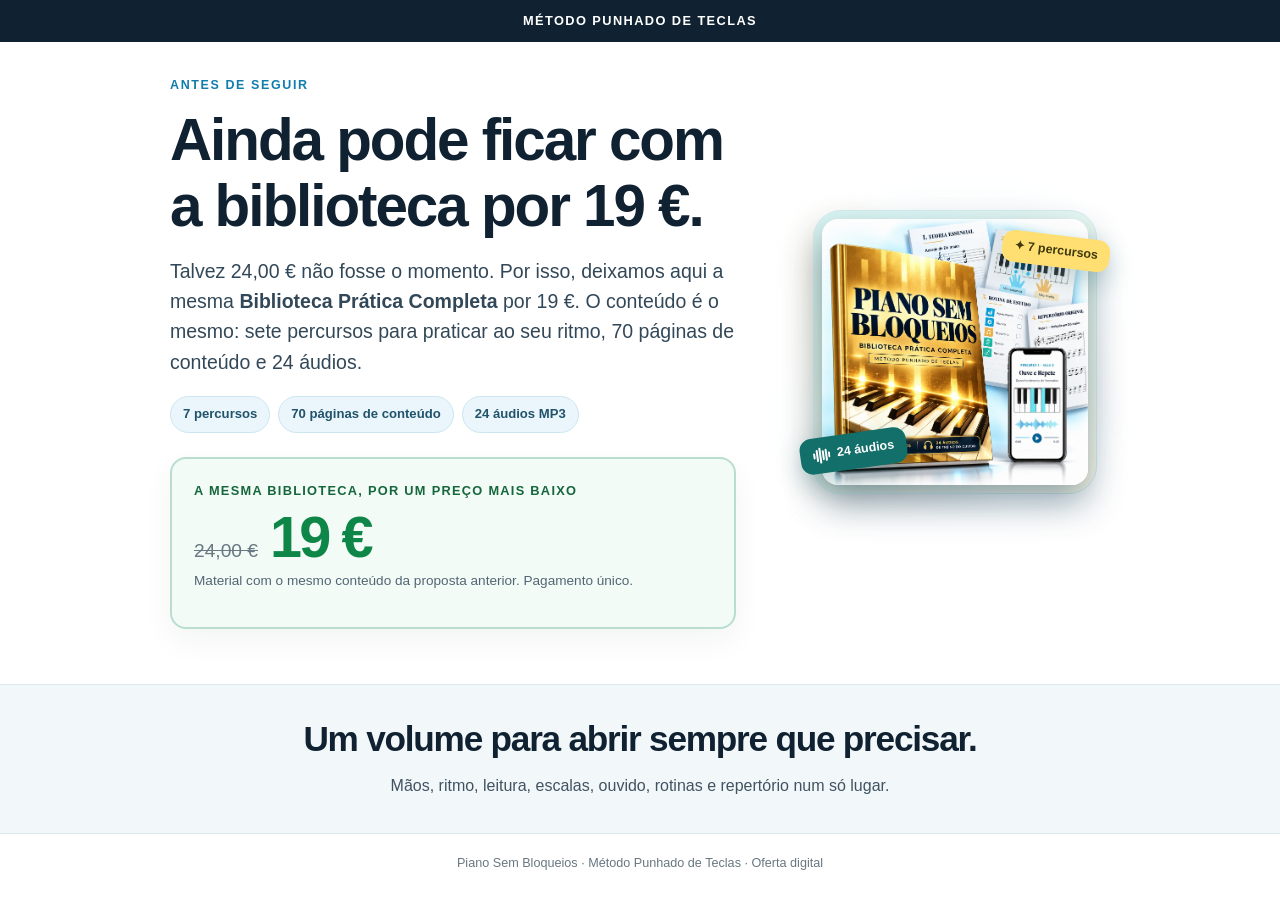
<file: downsell/index.html>
<!doctype html>
<html lang="pt-PT">
<head>
  <meta charset="utf-8">
  <meta name="viewport" content="width=device-width,initial-scale=1,viewport-fit=cover">
  <meta name="robots" content="noindex,nofollow">
  <title>Piano Sem Bloqueios | Última proposta</title>
  <meta name="description" content="A Biblioteca Prática Completa, com 70 páginas de conteúdo e 24 áudios de treino, por 19 €.">
  <link rel="preload" as="image" href="../imagens/biblioteca-dourada.jpg" fetchpriority="high">
  <link rel="stylesheet" href="../oferta.css">
</head>
<body class="downsell-gold-art">
  <div class="top">Método Punhado de Teclas</div>
  <main class="wrap">
    <div class="hero">
      <div class="hero-copy">
        <p class="eyebrow">Antes de seguir</p>
        <h1>Ainda pode ficar com a biblioteca por 19 €.</h1>
        <p class="lead">Talvez 24,00 € não fosse o momento. Por isso, deixamos aqui a mesma <strong>Biblioteca Prática Completa</strong> por 19 €. O conteúdo é o mesmo: sete percursos para praticar ao seu ritmo, 70 páginas de conteúdo e 24 áudios.</p>
        <div class="proof-line"><span>7 percursos</span><span>70 páginas de conteúdo</span><span>24 áudios MP3</span></div>
        <div class="offer">
          <div class="label">A mesma biblioteca, por um preço mais baixo</div>
          <div class="prices"><span class="old">24,00 €</span><span class="now">19 €</span></div>
          <p class="note">Material com o mesmo conteúdo da proposta anterior. Pagamento único.</p>
          <!-- HOTMART - Sales Funnel Widget -->
          <div id="hotmart-sales-funnel"></div>
          <div class="funnel-local-preview" hidden>
            <button class="cta" type="button" disabled>Sim, quero! Por 19 €, agora vale a pena.</button>
            <button class="decline" type="button" disabled>Não, obrigado. Continuar com o método principal</button>
            <p class="setup-note">Pré-visualização: o texto e os botões reais são definidos no funil da Hotmart.</p>
          </div>
        </div>
      </div>
      <div class="hero-art" aria-label="Biblioteca Piano Sem Bloqueios, com sete percursos e áudios de treino"><img class="hero-product" src="../imagens/biblioteca-dourada.jpg" width="1254" height="1254" alt="Apresentação visual da biblioteca digital Piano Sem Bloqueios, com material de estudo e treino do ouvido" fetchpriority="high"><span class="float top-right lesson" aria-hidden="true">✦ 7 percursos</span><span class="float bottom-left audio" aria-hidden="true"><svg width="18" height="18" viewBox="0 0 18 18" fill="none"><path d="M2 7v4m3-7v10m3-12v14m3-11v8m3-9v10m3-7v4" stroke="currentColor" stroke-width="2" stroke-linecap="round"/></svg>24 áudios</span></div>
    </div>
  </main>
  <div class="after"><div class="wrap"><h2>Um volume para abrir sempre que precisar.</h2><p>Mãos, ritmo, leitura, escalas, ouvido, rotinas e repertório num só lugar.</p></div></div>
  <footer><div class="wrap">Piano Sem Bloqueios · Método Punhado de Teclas · Oferta digital</div></footer>
  <script src="../oferta-preview.js"></script>
  <!-- HOTMART - Sales Funnel Widget: script load and setup -->
  <script src="https://checkout.hotmart.com/lib/hotmart-checkout-elements.js"></script>
  <script>
    if (!document.documentElement.hasAttribute('data-local-preview')) {
      checkoutElements.init('salesFunnel').mount('#hotmart-sales-funnel')
    }
  </script>
  <!-- HOTMART - Sales Funnel Widget -->
</body>
</html>
</file>
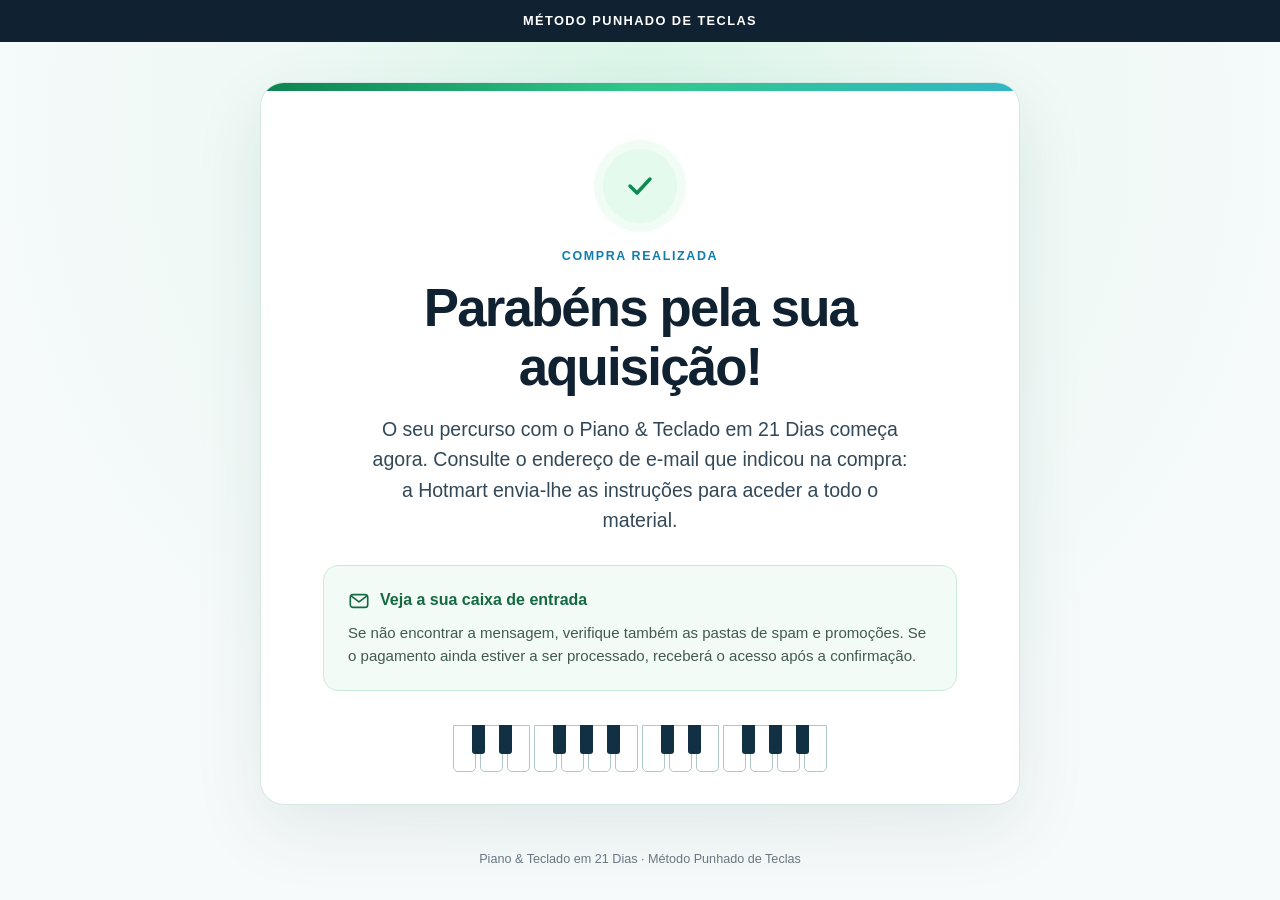
<file: obrigado/index.html>
<!doctype html>
<html lang="pt-PT">
<head>
  <meta charset="utf-8">
  <meta name="viewport" content="width=device-width,initial-scale=1">
  <meta name="robots" content="noindex,nofollow">
  <title>Obrigado pela sua compra | Piano &amp; Teclado em 21 Dias</title>
  <link rel="stylesheet" href="../oferta.css">
  <style>
    body{min-height:100vh;min-height:100svh;display:flex;flex-direction:column;background:radial-gradient(circle at 50% 15%,#d8f5e7 0,#eef9f5 34%,#f7fafb 74%)}
    .thanks-main{width:min(100% - 32px,760px);margin:auto; padding:36px 0 42px}
    .thanks-card{overflow:hidden;border:1px solid #d6e8e2;border-radius:24px;background:#fff;box-shadow:0 24px 70px #123b3b18;text-align:center}
    .thanks-accent{height:8px;background:linear-gradient(90deg,#0d8350,#30c88a,#31b6c5)}
    .thanks-content{padding:clamp(30px,6vw,58px) clamp(22px,6vw,62px) 34px}
    .thanks-icon{display:grid;place-items:center;width:74px;height:74px;margin:0 auto 24px;border-radius:50%;background:#e3faec;color:#0d8b51;box-shadow:0 0 0 9px #f1fcf5}
    .thanks-card h1{max-width:560px;margin:0 auto 18px;font-size:clamp(2.1rem,5.8vw,3.3rem)}
    .thanks-card .lead{margin:0 auto;max-width:550px}
    .thanks-note{margin:30px 0 0;padding:22px 24px;border:1px solid #cbe9da;border-radius:15px;background:#f3fbf6;text-align:left}
    .thanks-note-title{display:flex;align-items:center;gap:10px;margin:0 0 8px;color:#146943;font-size:1rem;font-weight:800}
    .thanks-note p:last-child{margin:0;color:#415a50;font-size:.94rem}
    .keyboard{display:flex;justify-content:center;gap:4px;margin:0 auto 0;padding:0 0 32px}
    .keyboard span{position:relative;width:23px;height:47px;border:1px solid #adc7c6;border-radius:0 0 5px 5px;background:#fff}
    .keyboard span:nth-child(7n + 2):before,.keyboard span:nth-child(7n + 3):before,.keyboard span:nth-child(7n + 5):before,.keyboard span:nth-child(7n + 6):before,.keyboard span:nth-child(7n + 7):before{content:"";position:absolute;z-index:1;top:-1px;left:-9px;width:13px;height:29px;border-radius:0 0 3px 3px;background:#123044}
    footer{background:transparent;border:0;padding-top:0}
    @media(max-width:600px){.thanks-main{padding:24px 0 30px}.thanks-content{padding-bottom:28px}.thanks-note{margin-top:25px;padding:19px}.keyboard{padding-bottom:26px}}
  </style>
</head>
<body>
  <div class="top">Método Punhado de Teclas</div>
  <main class="thanks-main">
    <section class="thanks-card" aria-labelledby="thanks-heading">
      <div class="thanks-accent"></div>
      <div class="thanks-content">
        <div class="thanks-icon" aria-hidden="true"><svg width="36" height="36" viewBox="0 0 36 36" fill="none"><path d="m8 18 7 7L28 11" stroke="currentColor" stroke-width="3.5" stroke-linecap="round" stroke-linejoin="round"/></svg></div>
        <p class="eyebrow">Compra realizada</p>
        <h1 id="thanks-heading">Parabéns pela sua aquisição!</h1>
        <p class="lead">O seu percurso com o Piano &amp; Teclado em 21 Dias começa agora. Consulte o endereço de e-mail que indicou na compra: a Hotmart envia-lhe as instruções para aceder a todo o material.</p>
        <div class="thanks-note">
          <p class="thanks-note-title"><svg width="22" height="22" viewBox="0 0 24 24" fill="none" aria-hidden="true"><rect x="2.5" y="5" width="19" height="14" rx="3" stroke="currentColor" stroke-width="1.8"/><path d="m4 7 8 6 8-6" stroke="currentColor" stroke-width="1.8" stroke-linecap="round" stroke-linejoin="round"/></svg>Veja a sua caixa de entrada</p>
          <p>Se não encontrar a mensagem, verifique também as pastas de spam e promoções. Se o pagamento ainda estiver a ser processado, receberá o acesso após a confirmação.</p>
        </div>
      </div>
      <div class="keyboard" aria-hidden="true"><span></span><span></span><span></span><span></span><span></span><span></span><span></span><span></span><span></span><span></span><span></span><span></span><span></span><span></span></div>
    </section>
  </main>
  <footer><div class="wrap">Piano &amp; Teclado em 21 Dias · Método Punhado de Teclas</div></footer>
</body>
</html>
</file>
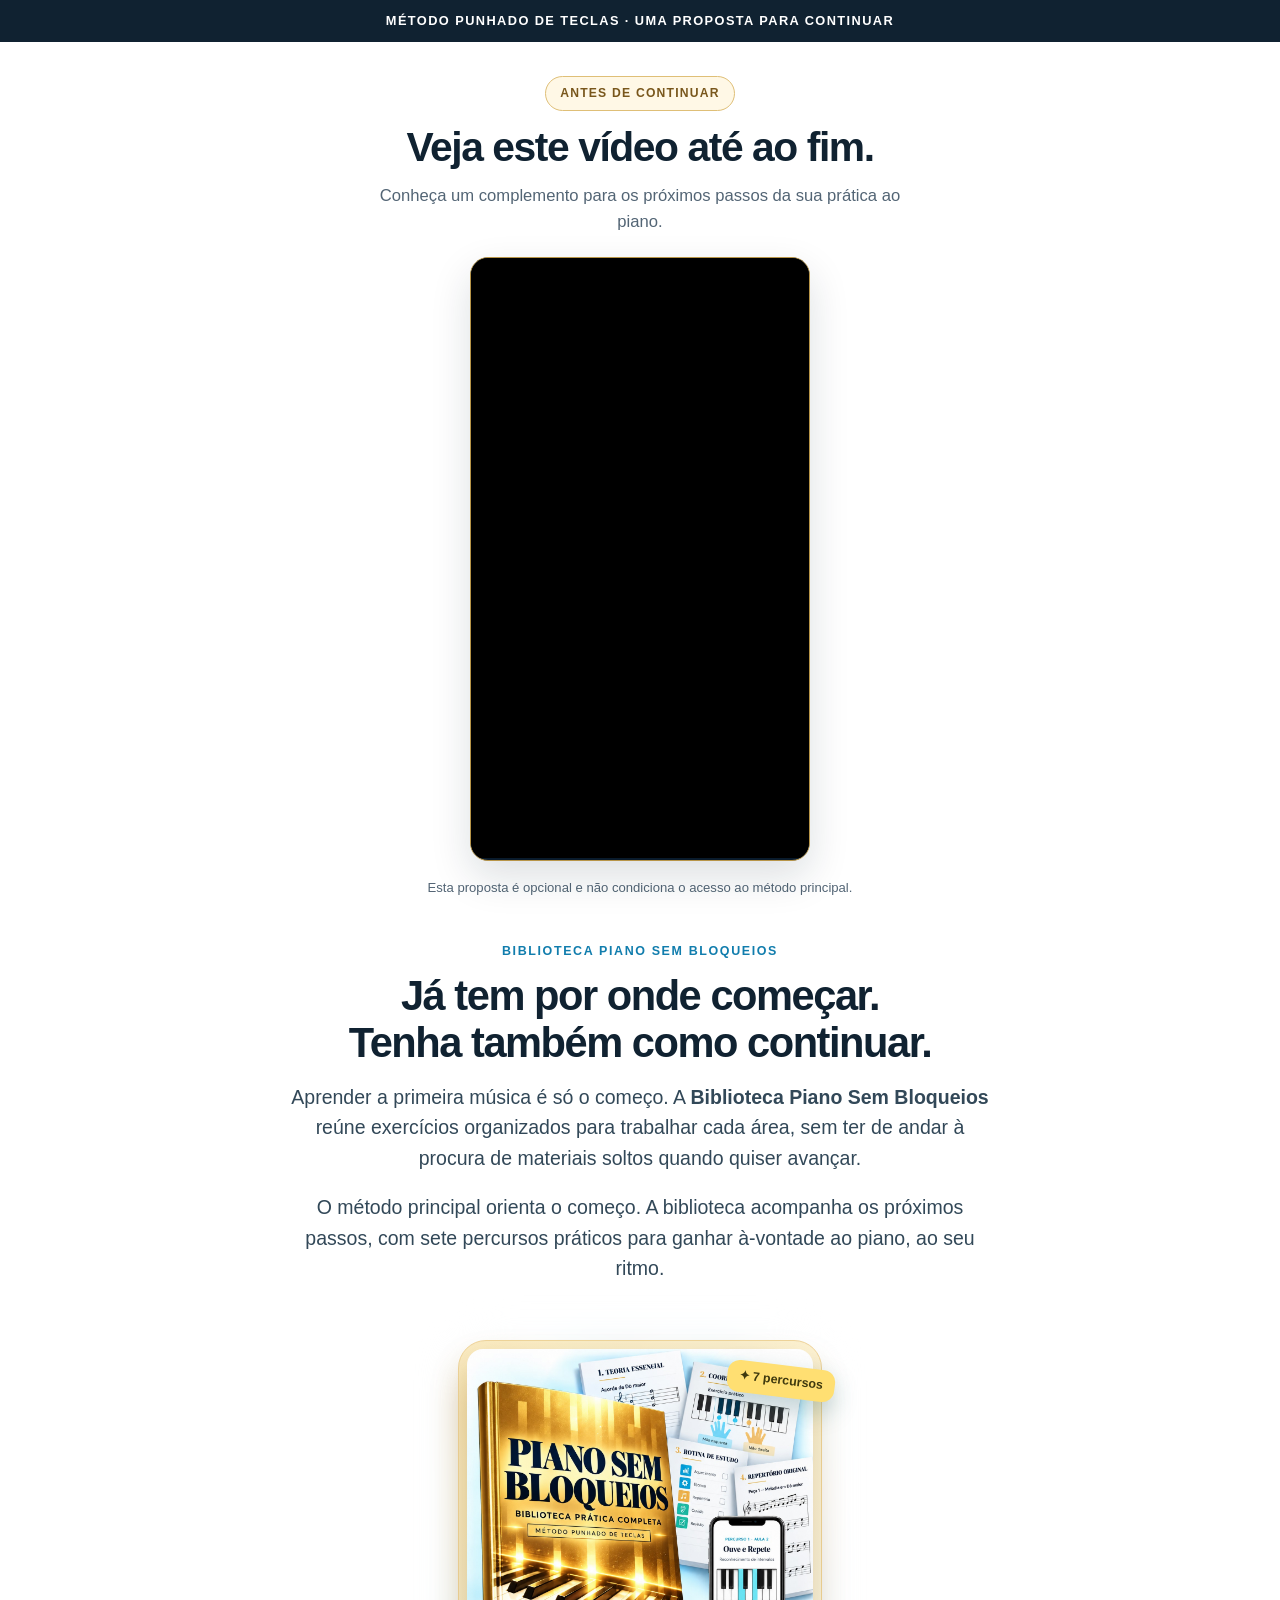
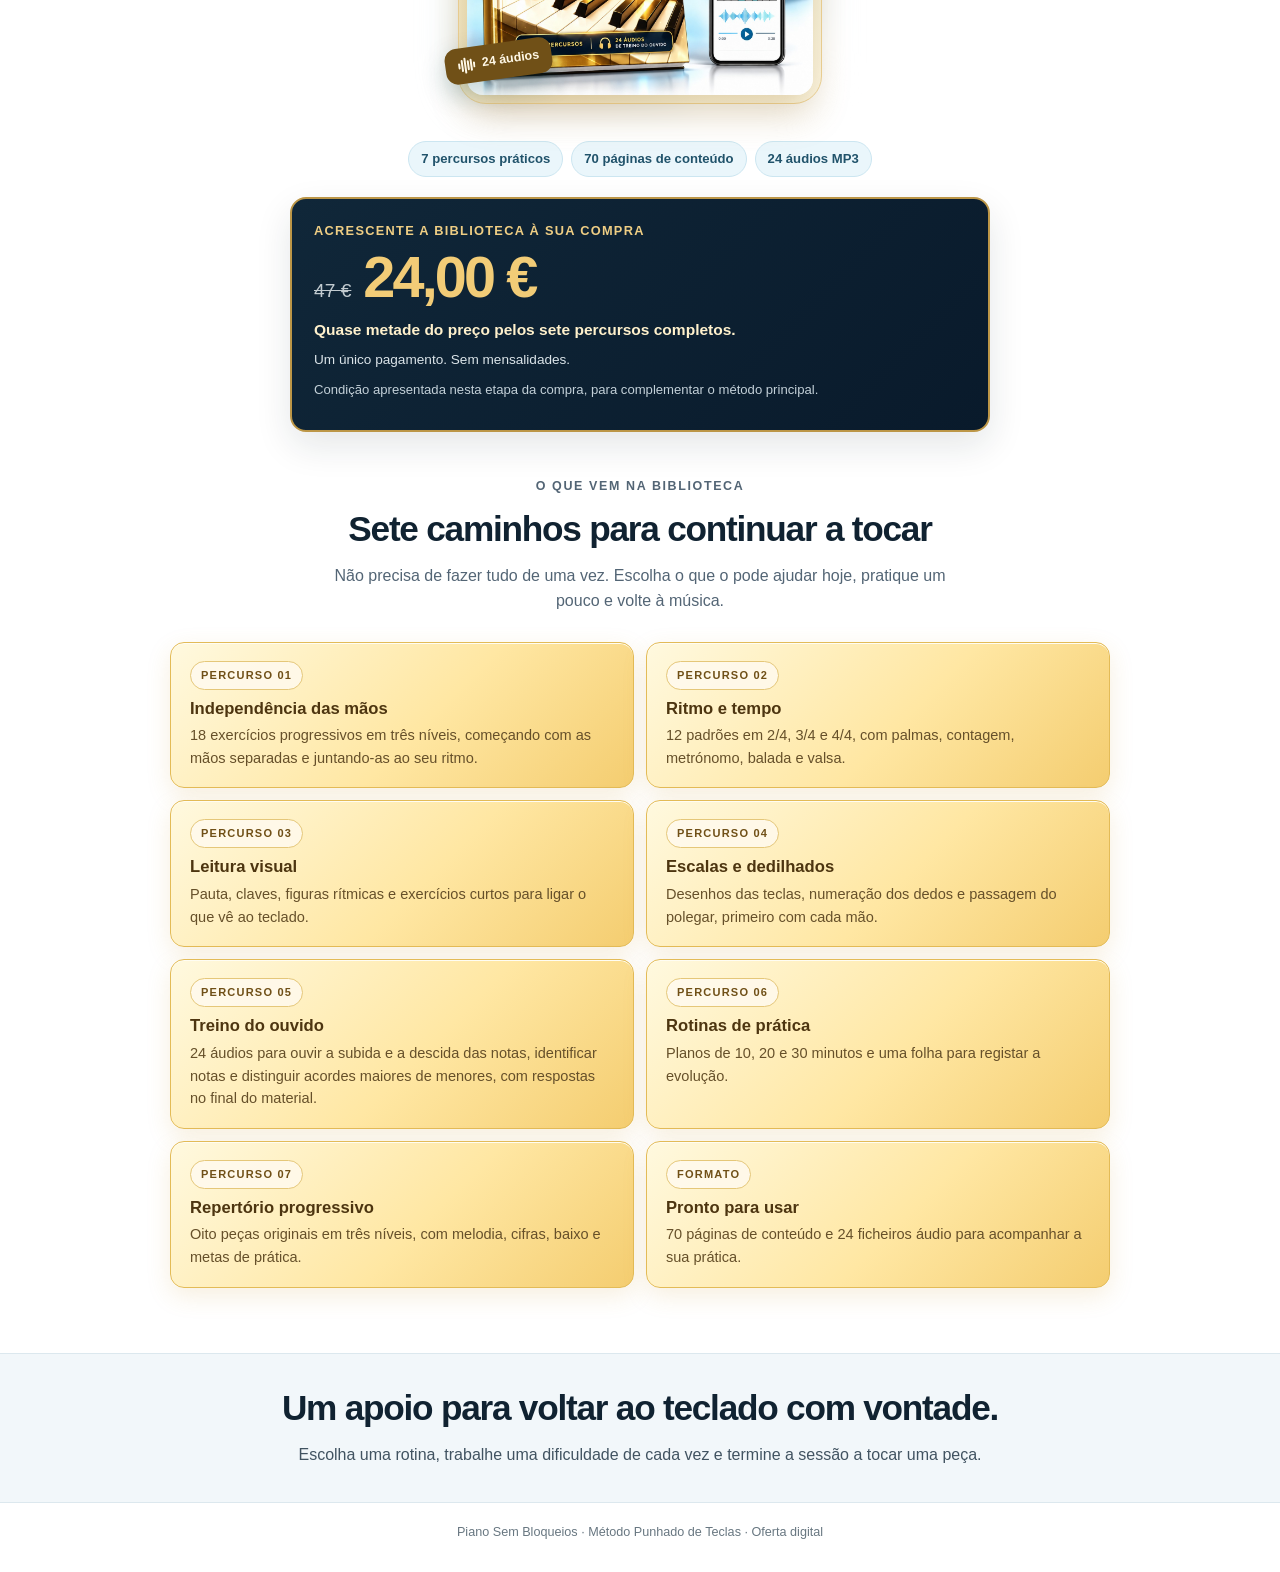
<file: upsell/index.html>
<!doctype html>
<html lang="pt-PT">
<head>
  <meta charset="utf-8">
  <meta name="viewport" content="width=device-width,initial-scale=1,viewport-fit=cover">
  <meta name="robots" content="noindex,nofollow">
  <title>Piano Sem Bloqueios | Oferta após a compra</title>
  <meta name="description" content="Continue a evoluir ao piano com sete percursos práticos, 70 páginas de conteúdo e 24 áudios de treino.">
  <!-- VTurb: marca de tempo e recursos prioritários fornecidos pelo player. -->
  <script>!function(i,n){i._plt=i._plt||(n&&n.timeOrigin?n.timeOrigin+n.now():Date.now())}(window,performance);</script>
  <link rel="preload" href="https://scripts.converteai.net/b589f2cd-e759-4622-a8c5-10c3d1ba6d68/players/6acdb3af5c7e85022d107bea/v4/player.js" as="script">
  <link rel="preload" href="https://scripts.converteai.net/lib/js/smartplayer-wc/v4/smartplayer.js" as="script">
  <link rel="preload" href="https://cdn.converteai.net/b589f2cd-e759-4622-a8c5-10c3d1ba6d68/6acdb3aa699a14cba2a9c8c5/main.m3u8" as="fetch">
  <link rel="dns-prefetch" href="https://cdn.converteai.net">
  <link rel="dns-prefetch" href="https://scripts.converteai.net">
  <link rel="dns-prefetch" href="https://images.converteai.net">
  <link rel="dns-prefetch" href="https://license.vturb.com">
  <link rel="stylesheet" href="../oferta.css">
</head>
<body class="upsell-gold">
  <div class="top">Método Punhado de Teclas · Uma proposta para continuar</div>
  <main class="wrap">
    <section class="vsl-intro" aria-labelledby="vsl-title">
      <p class="vsl-eyebrow">Antes de continuar</p>
      <h1 id="vsl-title">Veja este vídeo até ao fim.</h1>
      <p class="vsl-lead">Conheça um complemento para os próximos passos da sua prática ao piano.</p>
      <div class="vsl-player" role="region" aria-label="Vídeo de apresentação da Biblioteca Piano Sem Bloqueios">
        <vturb-smartplayer id="vid-6acdb3af5c7e85022d107bea" style="display: block; margin: 0 auto; width: 100%; max-width: 400px;">
          <div class="vturb-player-placeholder" style="position: relative; width: 100%; padding: 177.77777777777777% 0 0; z-index: 0; background-color: black;"></div>
        </vturb-smartplayer>
        <script type="text/javascript">
          var s=document.createElement("script");
          s.src="https://scripts.converteai.net/b589f2cd-e759-4622-a8c5-10c3d1ba6d68/players/6acdb3af5c7e85022d107bea/v4/player.js";
          s.async=!0;
          document.head.appendChild(s);
        </script>
      </div>
      <p class="vsl-reassurance">Esta proposta é opcional e não condiciona o acesso ao método principal.</p>
    </section>
    <div class="hero">
      <div class="hero-copy">
        <p class="eyebrow">Biblioteca Piano Sem Bloqueios</p>
        <h2>Já tem por onde começar.<br>Tenha também como continuar.</h2>
        <p class="lead">Aprender a primeira música é só o começo. A <strong>Biblioteca Piano Sem Bloqueios</strong> reúne exercícios organizados para trabalhar cada área, sem ter de andar à procura de materiais soltos quando quiser avançar.</p>
        <p class="lead">O método principal orienta o começo. A biblioteca acompanha os próximos passos, com sete percursos práticos para ganhar à-vontade ao piano, ao seu ritmo.</p>
      </div>
      <div class="hero-art" aria-label="Biblioteca Piano Sem Bloqueios, com sete percursos e áudios de treino"><img class="hero-product" src="../imagens/biblioteca-dourada.jpg" width="1254" height="1254" alt="Apresentação visual da biblioteca digital Piano Sem Bloqueios, com material de estudo e treino do ouvido" loading="lazy" decoding="async"><span class="float top-right lesson" aria-hidden="true">✦ 7 percursos</span><span class="float bottom-left audio" aria-hidden="true"><svg width="18" height="18" viewBox="0 0 18 18" fill="none"><path d="M2 7v4m3-7v10m3-12v14m3-11v8m3-9v10m3-7v4" stroke="currentColor" stroke-width="2" stroke-linecap="round"/></svg>24 áudios</span></div>
      <div class="hero-purchase">
        <div class="proof-line"><span>7 percursos práticos</span><span>70 páginas de conteúdo</span><span>24 áudios MP3</span></div>
        <div class="offer">
          <div class="label">Acrescente a biblioteca à sua compra</div>
          <div class="prices"><span class="old">47 €</span><span class="now">24,00 €</span></div>
          <p class="offer-saving">Quase metade do preço pelos sete percursos completos.</p>
          <p class="note">Um único pagamento. Sem mensalidades.</p>
          <p class="offer-context">Condição apresentada nesta etapa da compra, para complementar o método principal.</p>
          <!-- HOTMART - Sales Funnel Widget -->
          <div id="hotmart-sales-funnel"></div>
          <div class="funnel-local-preview" hidden>
            <button class="cta" type="button" disabled>Sim, quero acrescentar a biblioteca por 24 €</button>
            <button class="decline" type="button" disabled>Não, obrigado. Continuar com o método principal</button>
            <p class="setup-note">Pré-visualização: os botões reais e o percurso de compra são apresentados pelo widget da Hotmart num acesso válido ao funil.</p>
          </div>
        </div>
      </div>

    </div>
    <section class="details" aria-labelledby="conteudo">
      <div class="intro"><p class="eyebrow">O que vem na biblioteca</p><h2 id="conteudo">Sete caminhos para continuar a tocar</h2><p>Não precisa de fazer tudo de uma vez. Escolha o que o pode ajudar hoje, pratique um pouco e volte à música.</p></div>
      <div class="grid">
        <div class="card"><div class="num">PERCURSO 01</div><h3>Independência das mãos</h3><p>18 exercícios progressivos em três níveis, começando com as mãos separadas e juntando-as ao seu ritmo.</p></div>
        <div class="card"><div class="num">PERCURSO 02</div><h3>Ritmo e tempo</h3><p>12 padrões em 2/4, 3/4 e 4/4, com palmas, contagem, metrónomo, balada e valsa.</p></div>
        <div class="card"><div class="num">PERCURSO 03</div><h3>Leitura visual</h3><p>Pauta, claves, figuras rítmicas e exercícios curtos para ligar o que vê ao teclado.</p></div>
        <div class="card"><div class="num">PERCURSO 04</div><h3>Escalas e dedilhados</h3><p>Desenhos das teclas, numeração dos dedos e passagem do polegar, primeiro com cada mão.</p></div>
        <div class="card"><div class="num">PERCURSO 05</div><h3>Treino do ouvido</h3><p>24 áudios para ouvir a subida e a descida das notas, identificar notas e distinguir acordes maiores de menores, com respostas no final do material.</p></div>
        <div class="card"><div class="num">PERCURSO 06</div><h3>Rotinas de prática</h3><p>Planos de 10, 20 e 30 minutos e uma folha para registar a evolução.</p></div>
        <div class="card"><div class="num">PERCURSO 07</div><h3>Repertório progressivo</h3><p>Oito peças originais em três níveis, com melodia, cifras, baixo e metas de prática.</p></div>
        <div class="card"><div class="num">FORMATO</div><h3>Pronto para usar</h3><p>70 páginas de conteúdo e 24 ficheiros áudio para acompanhar a sua prática.</p></div>
      </div>
    </section>
  </main>
  <div class="after"><div class="wrap"><h2>Um apoio para voltar ao teclado com vontade.</h2><p>Escolha uma rotina, trabalhe uma dificuldade de cada vez e termine a sessão a tocar uma peça.</p></div></div>
  <footer><div class="wrap">Piano Sem Bloqueios · Método Punhado de Teclas · Oferta digital</div></footer>
  <script src="../oferta-preview.js"></script>
  <!-- HOTMART - Sales Funnel Widget: script load and setup -->
  <script src="https://checkout.hotmart.com/lib/hotmart-checkout-elements.js"></script>
  <script>
    if (!document.documentElement.hasAttribute('data-local-preview')) {
      checkoutElements.init('salesFunnel').mount('#hotmart-sales-funnel')
    }
  </script>
  <!-- HOTMART - Sales Funnel Widget -->
</body>
</html>
</file>
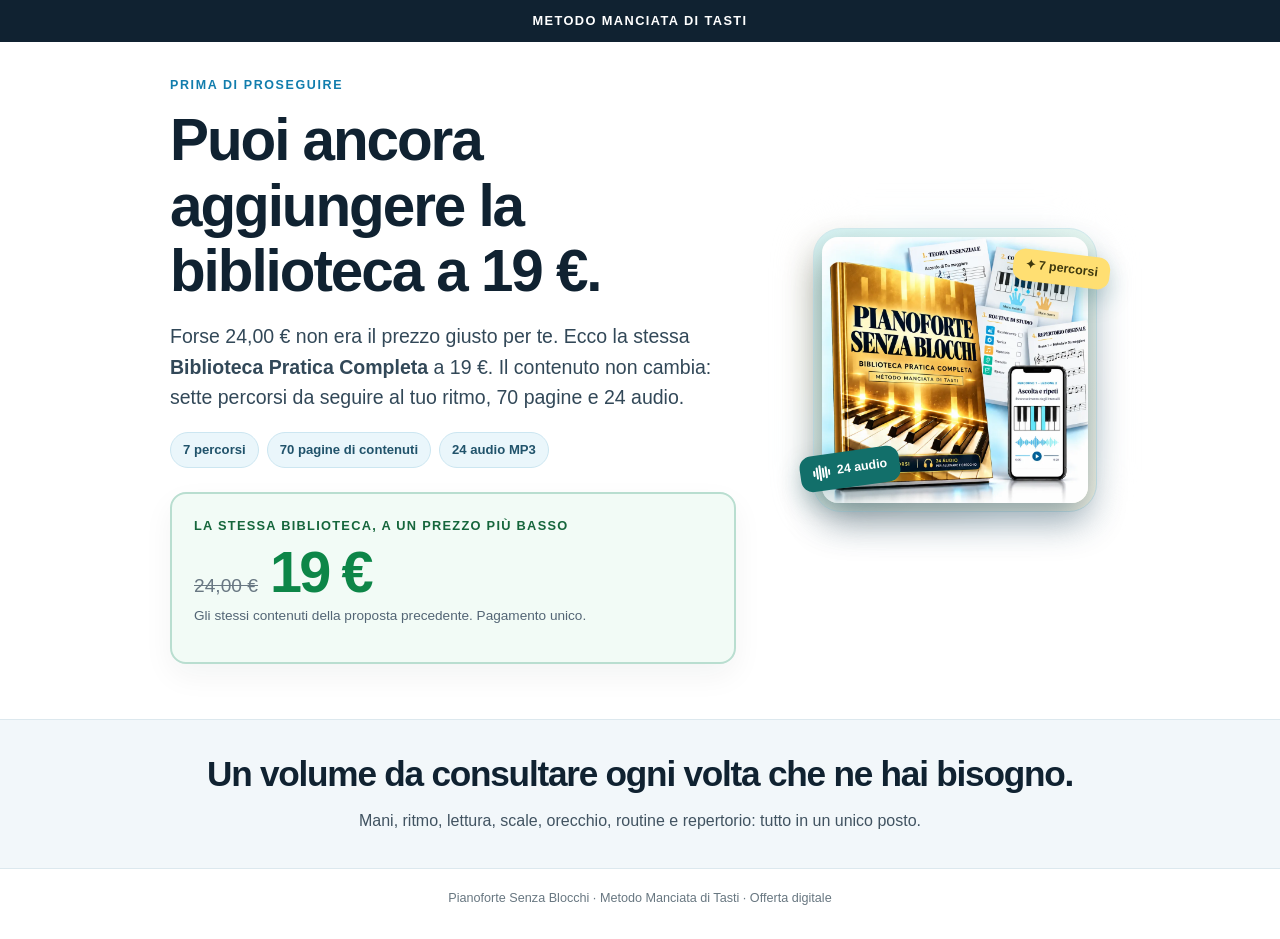
<file: it/downsell/index.html>
<!doctype html>
<html lang="it-IT">
<head>
  <meta charset="utf-8">
  <meta name="viewport" content="width=device-width,initial-scale=1,viewport-fit=cover">
  <meta name="robots" content="noindex,nofollow">
  <title>Pianoforte Senza Blocchi | Ultima proposta</title>
  <meta name="description" content="La Biblioteca Pratica Completa, con 70 pagine di contenuti e 24 audio di allenamento, a 19 €.">
  <link rel="preload" as="image" href="/it/imagens/biblioteca-900.webp" fetchpriority="high">
  <link rel="stylesheet" href="/oferta.css">
</head>
<body class="downsell-gold-art">
  <div class="top">Metodo Manciata di Tasti</div>
  <main class="wrap">
    <div class="hero">
      <div class="hero-copy">
        <p class="eyebrow">Prima di proseguire</p>
        <h1>Puoi ancora aggiungere la biblioteca a 19 €.</h1>
        <p class="lead">Forse 24,00 € non era il prezzo giusto per te. Ecco la stessa <strong>Biblioteca Pratica Completa</strong> a 19 €. Il contenuto non cambia: sette percorsi da seguire al tuo ritmo, 70 pagine e 24 audio.</p>
        <div class="proof-line"><span>7 percorsi</span><span>70 pagine di contenuti</span><span>24 audio MP3</span></div>
        <div class="offer">
          <div class="label">La stessa biblioteca, a un prezzo più basso</div>
          <div class="prices"><span class="old">24,00 €</span><span class="now">19 €</span></div>
          <p class="note">Gli stessi contenuti della proposta precedente. Pagamento unico.</p>
          <!-- HOTMART - Sales Funnel Widget -->
          <div id="hotmart-sales-funnel"></div>
          <div class="funnel-local-preview" hidden>
            <button class="cta" type="button" disabled>Sì, aggiungo la biblioteca a 19 €.</button>
            <button class="decline" type="button" disabled>No, grazie. Continua con il metodo principale</button>
            <p class="setup-note">Anteprima: testi e pulsanti effettivi sono definiti nel funnel Hotmart.</p>
          </div>
        </div>
      </div>
      <div class="hero-art" aria-label="Biblioteca Pianoforte Senza Blocchi, con sette percorsi e audio di allenamento"><img class="hero-product" src="/it/imagens/biblioteca-900.webp" width="900" height="900" alt="Immagine della biblioteca digitale Pianoforte Senza Blocchi, con materiali di studio e allenamento dell’orecchio" fetchpriority="high"><span class="float top-right lesson" aria-hidden="true">✦ 7 percorsi</span><span class="float bottom-left audio" aria-hidden="true"><svg width="18" height="18" viewBox="0 0 18 18" fill="none"><path d="M2 7v4m3-7v10m3-12v14m3-11v8m3-9v10m3-7v4" stroke="currentColor" stroke-width="2" stroke-linecap="round"/></svg>24 audio</span></div>
    </div>
  </main>
  <div class="after"><div class="wrap"><h2>Un volume da consultare ogni volta che ne hai bisogno.</h2><p>Mani, ritmo, lettura, scale, orecchio, routine e repertorio: tutto in un unico posto.</p></div></div>
  <footer><div class="wrap">Pianoforte Senza Blocchi · Metodo Manciata di Tasti · Offerta digitale</div></footer>
  <script src="/oferta-preview.js"></script>
  <!-- HOTMART - Sales Funnel Widget: script load and setup -->
  <script src="https://checkout.hotmart.com/lib/hotmart-checkout-elements.js"></script>
  <script>
    if (!document.documentElement.hasAttribute('data-local-preview')) {
      checkoutElements.init('salesFunnel').mount('#hotmart-sales-funnel')
    }
  </script>
  <!-- HOTMART - Sales Funnel Widget -->
</body>
</html>
</file>
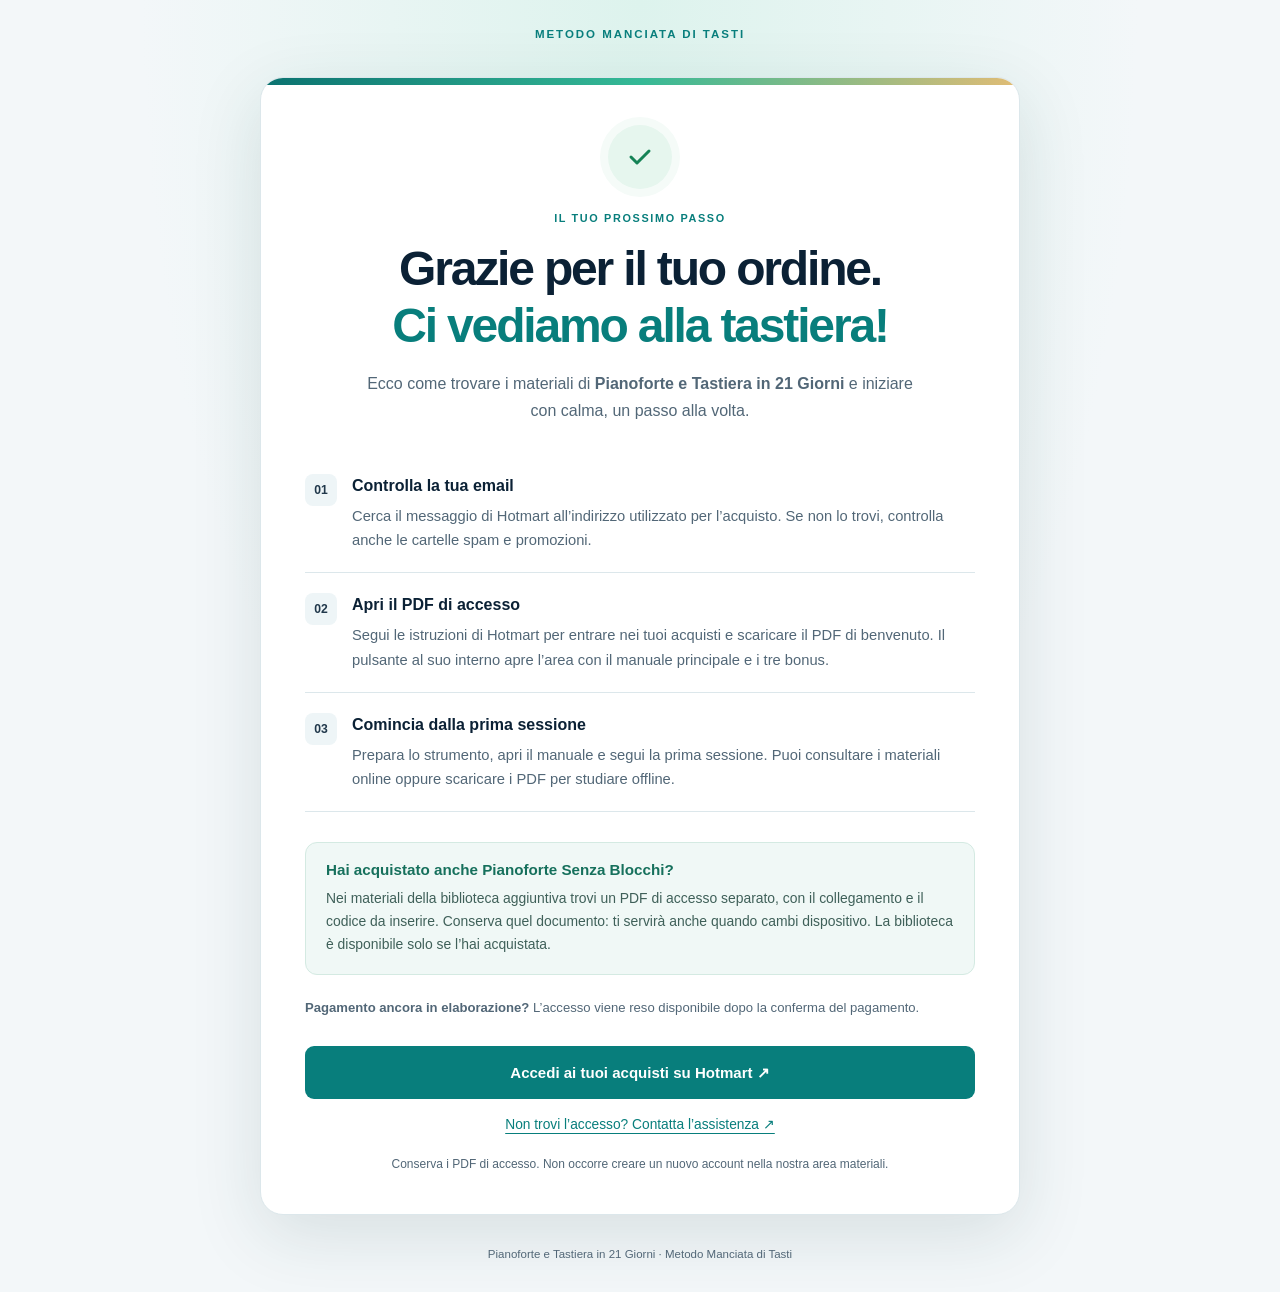
<file: it/grazie/index.html>
<!doctype html>
<html lang="it-IT">
<head>
  <meta charset="utf-8">
  <meta name="viewport" content="width=device-width,initial-scale=1,viewport-fit=cover">
  <meta name="robots" content="noindex,nofollow,noarchive">
  <meta name="referrer" content="no-referrer">
  <meta name="description" content="Scopri come accedere ai materiali di Pianoforte e Tastiera in 21 Giorni dopo il tuo ordine.">
  <title>Grazie per il tuo ordine | Pianoforte in 21 Giorni</title>
  <style>
    :root{color-scheme:light;--navy:#0b2135;--teal:#087e7c;--ink:#21384b;--muted:#526777;--line:#dce7eb}
    *{box-sizing:border-box}body{margin:0;background:radial-gradient(ellipse at 50% 0,#ddf3ed,transparent 55%),#f3f7f9;color:var(--ink);font-family:-apple-system,BlinkMacSystemFont,"Segoe UI",Roboto,Arial,sans-serif;line-height:1.65}
    a{color:var(--teal)}a:focus-visible{outline:3px solid #c18a2a;outline-offset:5px}header{display:flex;justify-content:center;align-items:center;padding:25px 20px;font-size:.72rem;letter-spacing:.17em;font-weight:750;color:var(--teal)}
    main{width:min(760px,calc(100% - 32px));margin:8px auto 30px}.card{background:#fff;border:1px solid var(--line);border-radius:23px;overflow:hidden;box-shadow:0 20px 70px #153d4320}.accent{height:7px;background:linear-gradient(90deg,#0b7270,#35b996,#e1bc75)}.content{padding:40px 44px}
    .intro{text-align:center}.check{width:64px;height:64px;display:grid;place-items:center;margin:0 auto 21px;background:#e6f6ee;color:#158356;border-radius:50%;box-shadow:0 0 0 8px #f5fbf8}.eyebrow{text-transform:uppercase;font-size:.68rem;font-weight:750;letter-spacing:.15em;color:var(--teal);margin:0 0 13px}h1,h2,h3{color:var(--navy);line-height:1.18}h1{font-size:clamp(2rem,6vw,3rem);letter-spacing:-.045em;margin:0 0 17px}h1 span{color:var(--teal)}.lead{font-size:1rem;color:var(--muted);margin:0 auto;max-width:550px}
    .steps{list-style:none;padding:0;margin:30px 0}.steps li{display:grid;grid-template-columns:32px 1fr;gap:15px;padding:20px 0;border-bottom:1px solid var(--line)}.number{display:grid;place-items:center;border-radius:8px;background:#eef5f7;font-size:.76rem;font-weight:750;height:32px}.steps h2{font-size:1rem;margin:3px 0 8px}.steps p{font-size:.92rem;color:var(--muted);margin:0}
    .note{background:#f0f8f6;border:1px solid #d4eae2;border-radius:12px;padding:18px 20px;margin:22px 0}.note h2{font-size:.95rem;color:#16705c;margin:0 0 8px}.note p{margin:0;font-size:.87rem;color:#3f6059}.pending{font-size:.82rem;color:var(--muted);margin:22px 0}.actions{display:flex;flex-direction:column;align-items:center;gap:15px;margin-top:27px}.primary{display:block;text-align:center;text-decoration:none;background:var(--teal);color:white;border-radius:9px;font-size:.94rem;font-weight:750;padding:16px 24px;width:100%;line-height:1.4}.primary:hover{background:#066b69}.help{font-size:.86rem;text-underline-offset:4px}.privacy{font-size:.75rem;color:var(--muted);text-align:center;margin:18px 0 0}
    footer{text-align:center;padding:0 20px 28px;font-size:.72rem;color:var(--muted)}@media(max-width:540px){header{font-size:.6rem;padding:22px 12px;letter-spacing:.12em}.content{padding:30px 23px}.steps{margin:23px 0}.steps li{gap:12px;padding:18px 0}.note{padding:17px}.card{border-radius:17px}.primary{padding:16px 14px}}
  </style>
</head>
<body>
  <header>METODO MANCIATA DI TASTI</header>
  <main>
    <article class="card" aria-labelledby="thanks-heading">
      <div class="accent" aria-hidden="true"></div>
      <div class="content">
        <div class="intro">
          <div class="check" aria-hidden="true"><svg width="32" height="32" viewBox="0 0 32 32" fill="none"><path d="m7 16 6 6L25 10" stroke="currentColor" stroke-width="3" stroke-linecap="round" stroke-linejoin="round"/></svg></div>
          <p class="eyebrow">IL TUO PROSSIMO PASSO</p>
          <h1 id="thanks-heading">Grazie per il tuo ordine.<br><span>Ci vediamo alla tastiera!</span></h1>
          <p class="lead">Ecco come trovare i materiali di <strong>Pianoforte e Tastiera in 21 Giorni</strong> e iniziare con calma, un passo alla volta.</p>
        </div>
        <ol class="steps">
          <li><span class="number" aria-hidden="true">01</span><div><h2>Controlla la tua email</h2><p>Cerca il messaggio di Hotmart all’indirizzo utilizzato per l’acquisto. Se non lo trovi, controlla anche le cartelle spam e promozioni.</p></div></li>
          <li><span class="number" aria-hidden="true">02</span><div><h2>Apri il PDF di accesso</h2><p>Segui le istruzioni di Hotmart per entrare nei tuoi acquisti e scaricare il PDF di benvenuto. Il pulsante al suo interno apre l’area con il manuale principale e i tre bonus.</p></div></li>
          <li><span class="number" aria-hidden="true">03</span><div><h2>Comincia dalla prima sessione</h2><p>Prepara lo strumento, apri il manuale e segui la prima sessione. Puoi consultare i materiali online oppure scaricare i PDF per studiare offline.</p></div></li>
        </ol>
        <aside class="note" aria-labelledby="library-heading"><h2 id="library-heading">Hai acquistato anche Pianoforte Senza Blocchi?</h2><p>Nei materiali della biblioteca aggiuntiva trovi un PDF di accesso separato, con il collegamento e il codice da inserire. Conserva quel documento: ti servirà anche quando cambi dispositivo. La biblioteca è disponibile solo se l’hai acquistata.</p></aside>
        <p class="pending"><strong>Pagamento ancora in elaborazione?</strong> L’accesso viene reso disponibile dopo la conferma del pagamento.</p>
        <div class="actions"><a class="primary" href="https://consumer.hotmart.com/" target="_blank" rel="noopener noreferrer">Accedi ai tuoi acquisti su Hotmart ↗</a><a class="help" href="https://ig.me/m/punhadodeteclas21dias" target="_blank" rel="noopener noreferrer">Non trovi l’accesso? Contatta l’assistenza ↗</a></div>
        <p class="privacy">Conserva i PDF di accesso. Non occorre creare un nuovo account nella nostra area materiali.</p>
      </div>
    </article>
  </main>
  <footer>Pianoforte e Tastiera in 21 Giorni · Metodo Manciata di Tasti</footer>
</body>
</html>
</file>
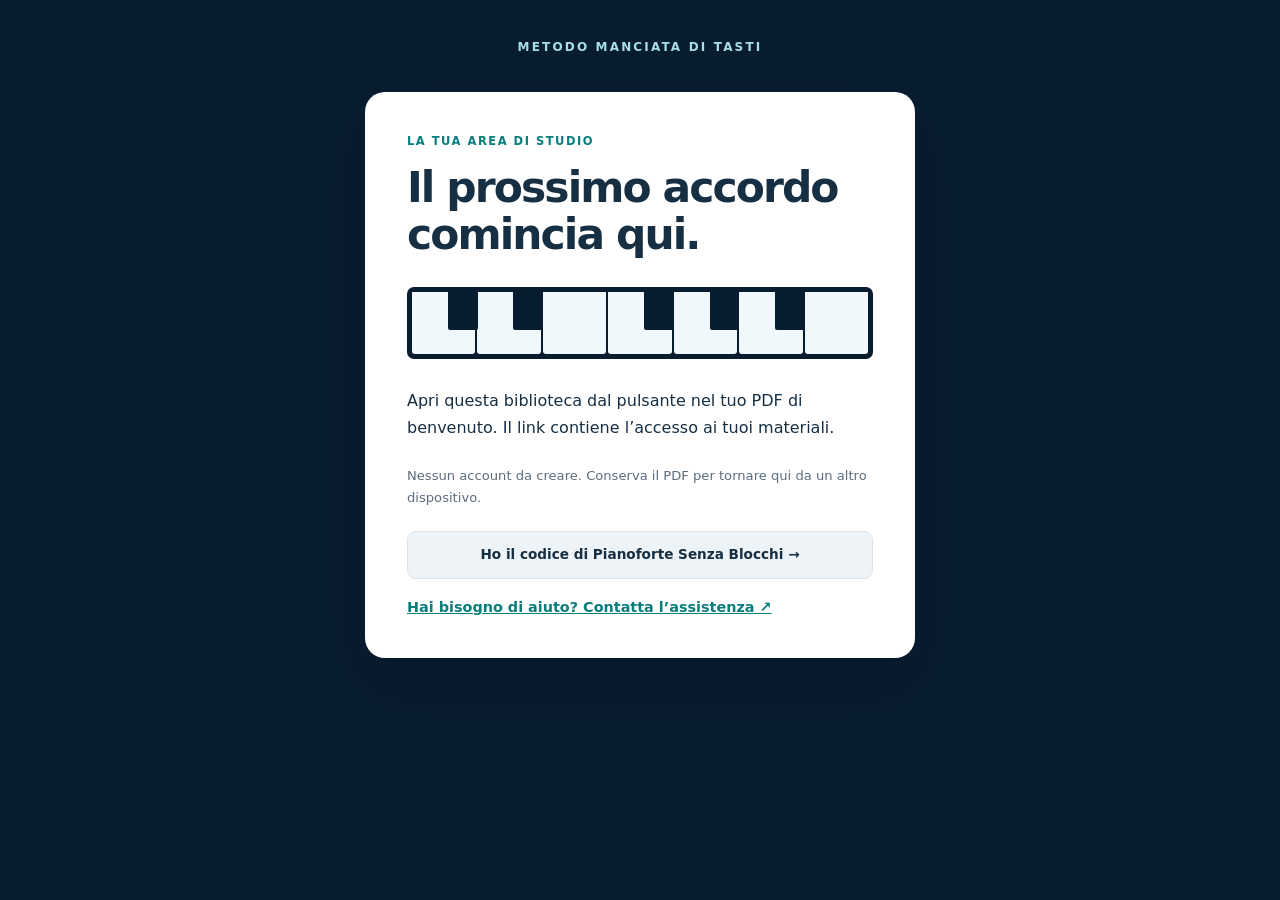
<file: it/materiali/index.html>
<!doctype html>
<html lang="it-IT">
<head>
<meta charset="utf-8">
<meta name="viewport" content="width=device-width,initial-scale=1">
<meta name="robots" content="noindex,nofollow,noarchive">
<meta name="referrer" content="no-referrer">
<meta http-equiv="Content-Security-Policy" content="default-src 'self'; script-src 'self'; style-src 'self'; connect-src 'self'; img-src 'self' data:; frame-src blob:; media-src 'self' blob:; object-src 'none'; base-uri 'none'; form-action 'none'">
<title>La tua biblioteca · Pianoforte in 21 Giorni</title>
<link rel="stylesheet" href="/it/materiali/area.css">
<script defer src="/it/materiali/area.js"></script>
<script defer src="/it/materiali/library.js"></script>
</head>
<body>
<a class="skip" href="#main">Vai al contenuto</a>
<div id="access-screen" class="access-screen">
 <div class="access-brand">METODO MANCIATA DI TASTI</div>
 <main class="access-card">
  <div class="eyebrow">LA TUA AREA DI STUDIO</div>
  <h1>Il prossimo accordo<br>comincia qui.</h1>
  <div class="piano-art" aria-hidden="true"><i></i><i></i><i></i><i></i><i></i><i></i><i></i></div>
  <p id="access-message" role="status">Apri questa biblioteca dal pulsante nel tuo PDF di benvenuto. Il link contiene l’accesso ai tuoi materiali.</p>
  <button id="retry" class="primary" type="button" hidden>Riprova ad aprire la biblioteca</button>
  <p class="small">Nessun account da creare. Conserva il PDF per tornare qui da un altro dispositivo.</p>
  <button id="library-entry" class="secondary" type="button">Ho il codice di Pianoforte Senza Blocchi →</button>
  <a class="text-link" href="https://ig.me/m/punhadodeteclas21dias" target="_blank" rel="noopener noreferrer">Hai bisogno di aiuto? Contatta l’assistenza ↗</a>
 </main>
</div>
<div id="app" hidden>
 <header class="topbar"><a class="brand" href="/it/materiali/">Piano<span>21</span><small>LA TUA BIBLIOTECA</small></a><span class="edition">Edizione italiana ampliata</span></header>
 <div class="shell">
  <aside class="sidebar">
   <p class="nav-label">IL TUO SPAZIO</p>
   <nav aria-label="Sezioni della biblioteca">
    <button class="nav active" data-view="percorso" aria-current="page" type="button"><span>01</span> Il mio percorso</button>
    <button class="nav" data-view="materiali" type="button"><span>02</span> I miei materiali</button>
    <button class="nav" data-view="laboratorio" type="button"><span>03</span> Laboratorio</button>
    <button class="nav" data-view="biblioteca" type="button"><span>04</span> Senza Blocchi</button>
   </nav>
   <div class="side-note"><b>Un passo alla volta.</b><p>Circa 15 minuti, un compito chiaro. Ripeti ogni sessione quando serve.</p></div>
   <a class="support" href="https://ig.me/m/punhadodeteclas21dias" target="_blank" rel="noopener noreferrer">Assistenza ↗</a>
  </aside>
  <main id="main" tabindex="-1">
   <section id="view-percorso" class="view">
    <div class="welcome"><div><div class="eyebrow">BENTORNATO ALLA TASTIERA</div><h1>Non devi imparare tutto.<br><em>Solo il prossimo passo.</em></h1><p>Un percorso di 21 sessioni per passare dai primi accordi a un accompagnamento completo.</p><button id="continue" type="button" class="primary">Continua il percorso →</button></div><div class="progress-card"><span class="tag">IL TUO PROGRESSO</span><strong><span id="done-count">0</span><small>/ 21</small></strong><label for="course-progress">Sessioni completate</label><progress id="course-progress" max="21" value="0">0 / 21</progress><p>Il ritmo giusto è quello che riesci a mantenere.</p></div></div>
    <div class="section-heading"><div><div class="eyebrow">PREPARA IL TUO SPAZIO</div><h2>Prima di cominciare</h2></div><button class="text-button" data-goto="materiali" type="button">Apri tutti i materiali ↗</button></div>
    <div class="start-grid"><article><span>1</span><h3>Apri il manuale</h3><p>Leggi la preparazione, poi vai alla prima sessione. Non serve leggere tutto oggi.</p><button class="text-button" data-pdf="0" type="button">Apri il manuale →</button></article><article><span>2</span><h3>Tieni gli accordi vicini</h3><p>Il quaderno è un riferimento da consultare mentre provi. La memoria arriva con la pratica.</p><button class="text-button" data-pdf="1" type="button">Apri il quaderno →</button></article><article><span>3</span><h3>Ascolta, poi prova</h3><p>Nel laboratorio puoi ascoltare gli accordi e scegliere un battito comodo.</p><button class="text-button" data-goto="laboratorio" type="button">Vai al laboratorio →</button></article></div>
    <div class="section-heading"><div><div class="eyebrow">LA TUA MAPPA</div><h2>Ventuno sessioni. Nessuna fretta.</h2></div><button id="export-progress" class="text-button" type="button">Scarica il registro ↓</button></div>
    <p class="muted">Ogni sessione corrisponde a tre pagine del manuale: capire, praticare e verificare. Qui trovi il promemoria per tornare ai tasti.</p>
    <div id="lessons"></div>
    <div class="local-note"><p>Il progresso resta in questo browser e non viene sincronizzato tra dispositivi. Il registro scaricabile ti permette di conservarne una copia.</p><button id="reset-progress" class="text-button" type="button">Azzera il progresso</button></div>
   </section>
   <section id="view-materiali" class="view" hidden>
    <div class="eyebrow">SEMPRE A PORTATA DI MANO</div><h1>I tuoi materiali.</h1><p class="intro">Apri una guida mentre ti eserciti oppure scaricala per studiare offline. Tutti i materiali sono in italiano.</p>
    <div id="materials" class="materials-grid"></div>
    <div class="paper-note"><h3>Vuoi stampare le schede?</h3><p>Usa carta A4 e stampa a 100% o “dimensioni effettive”. Prima di ritagliare, misura la linea di controllo da 50 mm. I cartoncini non vanno incollati o inseriti tra i tasti.</p></div>
   </section>
   <section id="view-laboratorio" class="view" hidden>
    <div class="eyebrow">ASCOLTA · RICONOSCI · RIPETI</div><h1>Il tuo laboratorio.</h1><p class="intro">Un riferimento per i suoni e il ritmo. Non sostituisce la pratica sul tuo strumento.</p>
    <article class="lab-card"><div class="section-heading"><div><span class="tag">ACCORDI</span><h2>Come suonano queste tre note?</h2></div></div><label for="chord">Scegli un accordo o una posizione</label><select id="chord"></select><p id="chord-notes" class="chord-notes"></p><div id="keyboard" class="keyboard" aria-label="Tastiera di ascolto interattiva"></div><div class="button-row"><button id="play-chord" class="primary" type="button">Ascolta l’accordo</button><button id="play-notes" class="secondary" type="button">Una nota alla volta</button></div><p class="small">Tocca un tasto per sentirlo. I tasti colorati appartengono all’accordo scelto. Il suono è sintetizzato; usa un volume moderato. Do centrale = Do4.</p><p id="chord-hint" class="muted"></p></article>
    <article class="lab-card"><span class="tag">METRONOMO · 4/4</span><h2>Trova un battito comodo.</h2><div class="tempo-display"><output id="bpm-value" for="bpm">60</output><span>BPM</span></div><label for="bpm">Velocità, da 40 a 120 battiti al minuto</label><input id="bpm" type="range" min="40" max="120" step="1" value="60"><div id="beats" class="beats" aria-label="Quattro pulsazioni"><span>1</span><span>2</span><span>3</span><span>4</span></div><button id="toggle-metronome" class="primary" type="button" aria-pressed="false">Avvia il metronomo</button><p class="small">Se un cambio non entra nel battito, rallenta o prova senza clic. Cambia una sola difficoltà alla volta.</p></article>
    <div class="paper-note"><h3>Schema minimo</h3><p>Tempo 1: basso e accordo insieme. Tempi 2, 3 e 4: conta e lascia risuonare. Per la ballata: basso su 1 e 3, accordo su 2 e 4.</p></div>
   </section>

   <section id="view-biblioteca" class="view" hidden>
    <div class="eyebrow">LA TUA BIBLIOTECA AGGIUNTIVA</div><h1>Pianoforte<br><em>Senza Blocchi.</em></h1>
    <p class="intro">Sette percorsi per continuare: mani, ritmo, lettura, scale, orecchio, routine e otto brani progressivi.</p>
    <div id="library-lock" class="library-lock">
     <img src="/it/imagens/biblioteca-900.webp" width="900" height="900" alt="Pianoforte Senza Blocchi, biblioteca pratica completa" loading="lazy">
     <div><span class="tag">70 PAGINE · 24 AUDIO · EDIZIONE ITALIANA</span><h2>Hai acquistato questa biblioteca?</h2>
      <p>L’accesso è separato dal percorso principale. Trovi il codice nel PDF di accesso ricevuto con l’acquisto di Pianoforte Senza Blocchi.</p>
      <form id="library-form"><label for="library-code">Codice di accesso</label><input id="library-code" name="code" type="text" autocomplete="off" autocapitalize="characters" spellcheck="false" maxlength="40" placeholder="PSB-XXXXX-XXXXX-XXXXX-XXXXX" aria-describedby="library-status" required><button id="library-submit" class="primary" type="submit">Sblocca la biblioteca</button></form>
      <p id="library-status" class="small" role="status">Inserisci il codice riportato nel PDF di accesso ricevuto con il tuo acquisto.</p>
      <p class="small">Non hai acquistato la biblioteca aggiuntiva? Il codice è riservato agli acquirenti. Puoi continuare a usare i materiali del tuo percorso principale.</p>
     </div>
    </div>
    <button id="library-main-access" class="text-button" type="button" hidden>Torna all’accesso del percorso principale</button>
    <div id="library-content" hidden>
     <div class="library-welcome"><span class="tag">ACCESSO SBLOCCATO</span><h2>Un ostacolo alla volta.<br>Un nuovo brano alla volta.</h2><p>Comincia dalla mappa a pagina 3. Scegli una routine da 10, 20 o 30 minuti e applica un esercizio a un brano.</p><div class="button-row"><button id="library-pdf-open" class="primary" type="button">Apri il manuale →</button><button id="library-pdf-save" class="secondary" type="button">Scarica PDF ↓</button><button id="library-package" class="secondary" type="button">PDF + 24 audio · ZIP ↓</button></div><p id="library-download-status" class="small" role="status"></p></div>
     <div class="section-heading"><h2>Scegli il tuo percorso</h2><button id="library-relock" class="text-button" type="button">Blocca la biblioteca</button></div>
     <div id="library-chapters" class="chapter-grid"></div>
     <div class="section-heading library-audio-heading"><div><div class="eyebrow">ASCOLTA · CONFRONTA · RIPROVA</div><h2>I tuoi 24 audio.</h2></div></div>
     <p class="muted">Scrivi la prima risposta, riascolta una volta e controlla le soluzioni alle pagine 67–68. Le tracce si caricano solo quando le scegli. Per ascoltarle offline scarica il pacchetto ZIP.</p>
     <div id="library-audios"></div>
    </div>
   </section>
  </main>
 </div>
 <footer class="footer">Metodo Manciata di Tasti · Materiali per lo studio personale.<button id="exit" class="text-button" type="button">Chiudi l’accesso su questo dispositivo</button></footer>
</div>
<dialog id="pdf-dialog"><div class="viewer-head"><h2 id="pdf-title">Il tuo materiale</h2><button id="close-pdf" class="secondary" type="button">Chiudi ×</button></div><p id="pdf-status" role="status">Preparazione del PDF…</p><div id="viewer-actions" class="button-row" hidden><a id="pdf-download" class="primary" download>Scarica PDF ↓</a><a id="pdf-new-tab" class="secondary" target="_blank" rel="noopener noreferrer">Apri in un’altra scheda ↗</a></div><iframe id="pdf-frame" title="Anteprima del materiale PDF" hidden></iframe></dialog>
<dialog id="library-dialog"><div class="viewer-head"><h2>Pianoforte Senza Blocchi</h2><button id="library-close-pdf" class="secondary" type="button">Chiudi ×</button></div><p id="library-pdf-status" role="status">Preparazione del manuale…</p><div id="library-viewer-actions" class="button-row" hidden><a id="library-pdf-download" class="primary" download>Scarica PDF ↓</a><a id="library-pdf-new-tab" class="secondary" target="_blank" rel="noopener noreferrer">Apri in un’altra scheda ↗</a></div><iframe id="library-frame" title="Manuale Pianoforte Senza Blocchi" hidden></iframe></dialog>
<div id="toast" class="toast" role="status" hidden></div>
</body>
</html>
</file>
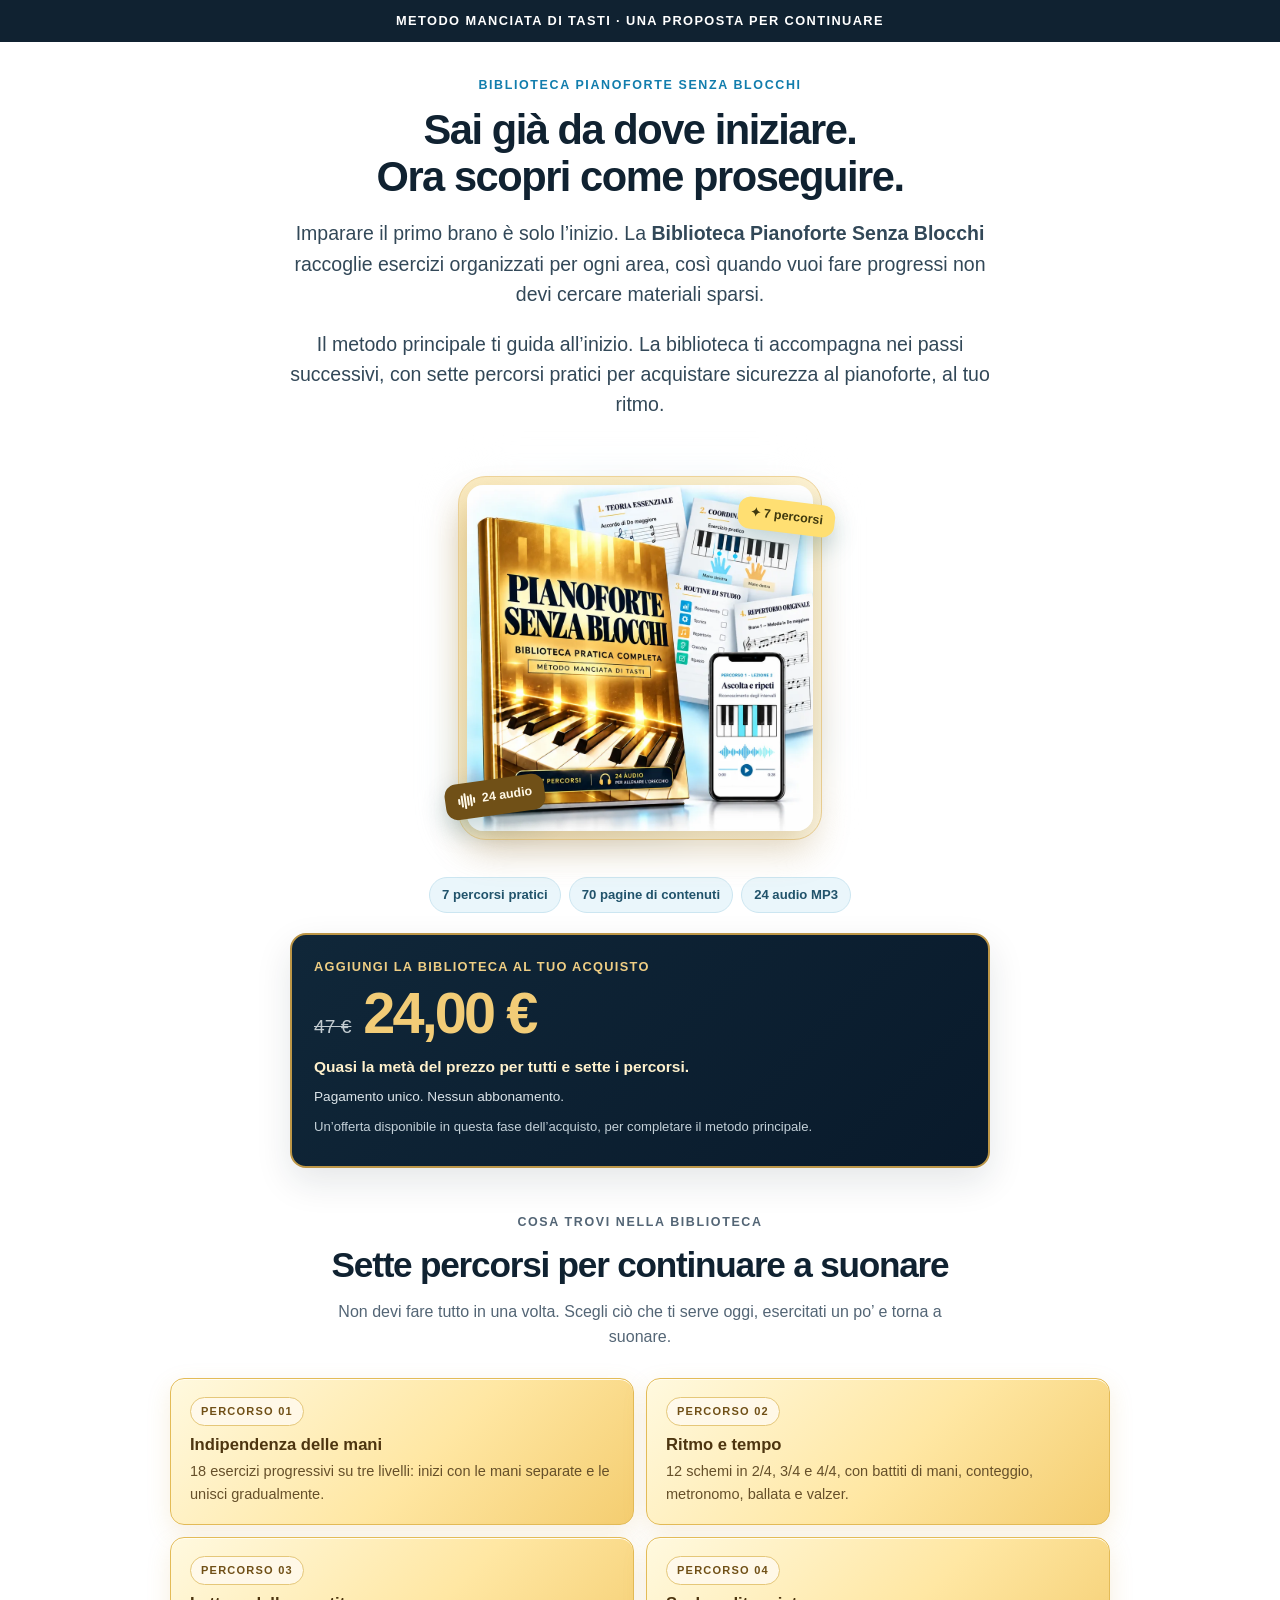
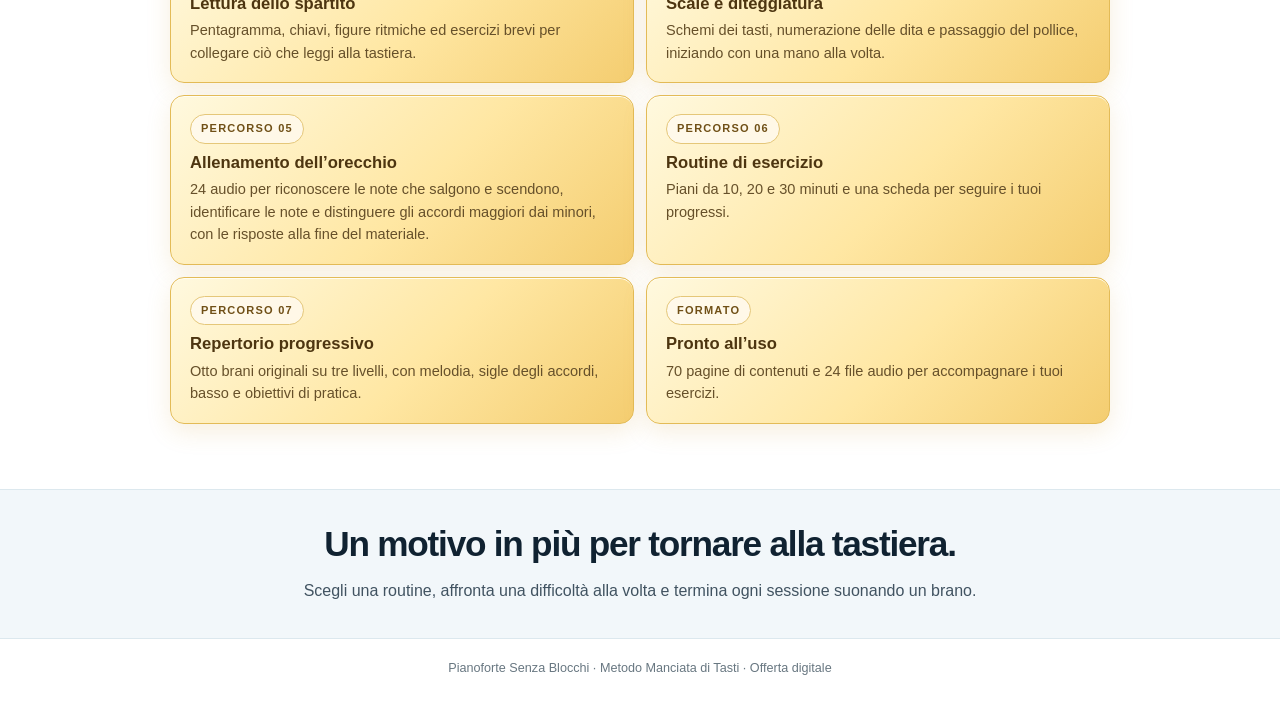
<file: it/upsell/index.html>
<!doctype html>
<html lang="it-IT">
<head>
  <meta charset="utf-8">
  <meta name="viewport" content="width=device-width,initial-scale=1,viewport-fit=cover">
  <meta name="robots" content="noindex,nofollow">
  <title>Pianoforte Senza Blocchi | Offerta dopo l’acquisto</title>
  <meta name="description" content="Continua a migliorare al pianoforte con sette percorsi pratici, 70 pagine e 24 audio per esercitarti.">
  <link rel="stylesheet" href="/oferta.css">
</head>
<body class="upsell-gold">
  <div class="top">Metodo Manciata di Tasti · Una proposta per continuare</div>
  <main class="wrap">
<div class="hero">
      <div class="hero-copy">
        <p class="eyebrow">Biblioteca Pianoforte Senza Blocchi</p>
        <h1 style="font-size:clamp(1.7rem,4.8vw,2.6rem)">Sai già da dove iniziare.<br>Ora scopri come proseguire.</h1>
        <p class="lead">Imparare il primo brano è solo l’inizio. La <strong>Biblioteca Pianoforte Senza Blocchi</strong> raccoglie esercizi organizzati per ogni area, così quando vuoi fare progressi non devi cercare materiali sparsi.</p>
        <p class="lead">Il metodo principale ti guida all’inizio. La biblioteca ti accompagna nei passi successivi, con sette percorsi pratici per acquistare sicurezza al pianoforte, al tuo ritmo.</p>
      </div>
      <div class="hero-art" aria-label="Biblioteca Pianoforte Senza Blocchi, con sette percorsi e audio di allenamento"><img class="hero-product" src="/it/imagens/biblioteca-900.webp" width="900" height="900" alt="Immagine della biblioteca digitale Pianoforte Senza Blocchi, con materiali di studio e allenamento dell’orecchio" loading="lazy" decoding="async"><span class="float top-right lesson" aria-hidden="true">✦ 7 percorsi</span><span class="float bottom-left audio" aria-hidden="true"><svg width="18" height="18" viewBox="0 0 18 18" fill="none"><path d="M2 7v4m3-7v10m3-12v14m3-11v8m3-9v10m3-7v4" stroke="currentColor" stroke-width="2" stroke-linecap="round"/></svg>24 audio</span></div>
      <div class="hero-purchase">
        <div class="proof-line"><span>7 percorsi pratici</span><span>70 pagine di contenuti</span><span>24 audio MP3</span></div>
        <div class="offer">
          <div class="label">Aggiungi la biblioteca al tuo acquisto</div>
          <div class="prices"><span class="old">47 €</span><span class="now">24,00 €</span></div>
          <p class="offer-saving">Quasi la metà del prezzo per tutti e sette i percorsi.</p>
          <p class="note">Pagamento unico. Nessun abbonamento.</p>
          <p class="offer-context">Un’offerta disponibile in questa fase dell’acquisto, per completare il metodo principale.</p>
          <!-- HOTMART - Sales Funnel Widget -->
          <div id="hotmart-sales-funnel"></div>
          <div class="funnel-local-preview" hidden>
            <button class="cta" type="button" disabled>Sì, voglio aggiungere la biblioteca a 24 €</button>
            <button class="decline" type="button" disabled>No, grazie. Continua con il metodo principale</button>
            <p class="setup-note">Anteprima: i pulsanti e il percorso di acquisto vengono mostrati dal widget Hotmart quando si accede dal funnel.</p>
          </div>
        </div>
      </div>

    </div>
    <section class="details" aria-labelledby="conteudo">
      <div class="intro"><p class="eyebrow">Cosa trovi nella biblioteca</p><h2 id="conteudo">Sette percorsi per continuare a suonare</h2><p>Non devi fare tutto in una volta. Scegli ciò che ti serve oggi, esercitati un po’ e torna a suonare.</p></div>
      <div class="grid">
        <div class="card"><div class="num">PERCORSO 01</div><h3>Indipendenza delle mani</h3><p>18 esercizi progressivi su tre livelli: inizi con le mani separate e le unisci gradualmente.</p></div>
        <div class="card"><div class="num">PERCORSO 02</div><h3>Ritmo e tempo</h3><p>12 schemi in 2/4, 3/4 e 4/4, con battiti di mani, conteggio, metronomo, ballata e valzer.</p></div>
        <div class="card"><div class="num">PERCORSO 03</div><h3>Lettura dello spartito</h3><p>Pentagramma, chiavi, figure ritmiche ed esercizi brevi per collegare ciò che leggi alla tastiera.</p></div>
        <div class="card"><div class="num">PERCORSO 04</div><h3>Scale e diteggiatura</h3><p>Schemi dei tasti, numerazione delle dita e passaggio del pollice, iniziando con una mano alla volta.</p></div>
        <div class="card"><div class="num">PERCORSO 05</div><h3>Allenamento dell’orecchio</h3><p>24 audio per riconoscere le note che salgono e scendono, identificare le note e distinguere gli accordi maggiori dai minori, con le risposte alla fine del materiale.</p></div>
        <div class="card"><div class="num">PERCORSO 06</div><h3>Routine di esercizio</h3><p>Piani da 10, 20 e 30 minuti e una scheda per seguire i tuoi progressi.</p></div>
        <div class="card"><div class="num">PERCORSO 07</div><h3>Repertorio progressivo</h3><p>Otto brani originali su tre livelli, con melodia, sigle degli accordi, basso e obiettivi di pratica.</p></div>
        <div class="card"><div class="num">FORMATO</div><h3>Pronto all’uso</h3><p>70 pagine di contenuti e 24 file audio per accompagnare i tuoi esercizi.</p></div>
      </div>
    </section>
  </main>
  <div class="after"><div class="wrap"><h2>Un motivo in più per tornare alla tastiera.</h2><p>Scegli una routine, affronta una difficoltà alla volta e termina ogni sessione suonando un brano.</p></div></div>
  <footer><div class="wrap">Pianoforte Senza Blocchi · Metodo Manciata di Tasti · Offerta digitale</div></footer>
  <script src="/oferta-preview.js"></script>
  <!-- HOTMART - Sales Funnel Widget: script load and setup -->
  <script src="https://checkout.hotmart.com/lib/hotmart-checkout-elements.js"></script>
  <script>
    if (!document.documentElement.hasAttribute('data-local-preview')) {
      checkoutElements.init('salesFunnel').mount('#hotmart-sales-funnel')
    }
  </script>
  <!-- HOTMART - Sales Funnel Widget -->
</body>
</html>
</file>
<file: oferta.css>
:root{color-scheme:light;--ink:#102231;--muted:#536575;--blue:#117dad;--pale:#eaf6fb;--line:#dce8ee;--green:#119b56;--gold:#f4bd41}
*{box-sizing:border-box}
[hidden]{display:none!important}
html{scroll-behavior:smooth}
body{margin:0;background:#fff;color:var(--ink);font:16px/1.55 -apple-system,BlinkMacSystemFont,"Segoe UI",Roboto,Helvetica,Arial,sans-serif;-webkit-font-smoothing:antialiased}
img{max-width:100%;height:auto}
a{color:inherit}
.wrap{width:min(100% - 36px,940px);margin-inline:auto}
.top{background:var(--ink);color:#fff;text-align:center;padding:11px 18px;font-size:.8rem;font-weight:750;letter-spacing:.11em;text-transform:uppercase}
main{padding:34px 0 55px}
.hero{display:grid;grid-template-columns:minmax(0,1fr) minmax(220px,310px);gap:clamp(25px,5vw,64px);align-items:center}
.eyebrow{color:var(--blue);font-size:.78rem;font-weight:800;letter-spacing:.13em;text-transform:uppercase;margin:0 0 12px}
h1,h2,h3,p{margin-top:0}
h1,h2,h3{line-height:1.12;letter-spacing:-.035em}
h1{font-size:clamp(2.05rem,5.8vw,3.65rem);margin-bottom:18px}
h2{font-size:clamp(1.55rem,4.3vw,2.2rem);margin-bottom:16px}
h3{font-size:1.04rem;letter-spacing:0}
.lead{font-size:clamp(1.05rem,2.4vw,1.22rem);color:#324858;max-width:620px}
.hero-art{position:relative;width:100%;max-width:390px;aspect-ratio:1;margin-inline:auto;padding:22px;display:grid;place-items:center;isolation:isolate}
.hero-art:before{content:"";position:absolute;inset:14px;background:url('imagens/biblioteca-visual.webp') center/cover no-repeat;filter:blur(22px);opacity:.48;border-radius:28px;z-index:-2}
.hero-art:after{content:"";position:absolute;inset:13px;background:linear-gradient(145deg,#a3ebef66,#fff6d27a);border:1px solid #d5edf0;border-radius:28px;z-index:-1}
.hero-product{display:block;position:relative;width:100%;height:auto;border-radius:16px;box-shadow:0 18px 36px #123d5770}
.float{position:absolute;z-index:2;display:flex;align-items:center;gap:7px;padding:9px 12px;border-radius:12px;background:#fff;color:#154d4c;box-shadow:0 10px 24px #155a6540;font-size:.78rem;font-weight:800;line-height:1.1}
.float svg{flex:none}.float.top-right{top:38px;right:0;transform:rotate(7deg)}.float.bottom-left{bottom:38px;left:0;transform:rotate(-8deg)}
.float.audio{background:#126f6a;color:#fff}.float.lesson{background:#ffdf72;color:#3f390e}
.note{font-size:.85rem;color:var(--muted)}
.deadline{margin:10px 0 0;padding:10px 12px;border-radius:9px;background:#fff8df;border:1px solid #e9ce7c;color:#624b16;font-size:.86rem;font-weight:700}
.proof-line{display:flex;gap:8px;flex-wrap:wrap;margin:18px 0 24px}
.proof-line span{background:var(--pale);border:1px solid #cce6f1;border-radius:50px;padding:7px 12px;color:#21536b;font-size:.82rem;font-weight:700}
.offer{border:2px solid #b9ded0;background:#f2fbf6;border-radius:16px;padding:22px;box-shadow:0 12px 30px #1022310d}
.offer .label{font-size:.8rem;font-weight:800;letter-spacing:.1em;text-transform:uppercase;color:#16663c}
.prices{display:flex;align-items:baseline;gap:12px;margin:8px 0 4px;flex-wrap:wrap}
.old{font-size:1.2rem;color:#697883;text-decoration:line-through}
.now{font-size:clamp(2.7rem,9vw,3.6rem);font-weight:850;line-height:1;letter-spacing:-.05em;color:#0d8648}
.cta{display:block;width:100%;border:0;border-radius:9px;background:var(--green);color:#fff;text-align:center;text-decoration:none;font:800 1.02rem/1.25 -apple-system,BlinkMacSystemFont,"Segoe UI",Roboto,Arial,sans-serif;padding:19px 16px;margin-top:19px;box-shadow:0 6px 17px #119b5633;cursor:pointer}
.cta:hover{background:#0b8448}.cta:focus-visible,.decline:focus-visible{outline:3px solid var(--blue);outline-offset:3px}
.cta:disabled{background:#82948a;box-shadow:none;cursor:not-allowed}
.setup-note{font-size:.79rem;color:#5c675f;margin:10px 0 0}
.decline{display:flex;align-items:center;justify-content:center;width:100%;min-height:43px;margin-top:11px;padding:10px 14px;border:1px solid #a9c4bc;border-radius:8px;background:#fff;color:#34594c;text-align:center;text-decoration:none;font-size:.89rem;font-weight:700;line-height:1.25}
.decline:hover{background:#e6f7ed}
.details{padding:45px 0 10px}
.intro{max-width:650px;margin-inline:auto;text-align:center}
.intro p{color:var(--muted)}
.grid{display:grid;grid-template-columns:repeat(2,minmax(0,1fr));gap:12px;margin-top:28px}
.card{border:1px solid #70d79b;border-radius:14px;padding:18px 19px;background:linear-gradient(145deg,#dffbe9 0%,#b7f3cb 100%);box-shadow:0 8px 20px #16a05a16}
.card .num{display:inline-block;color:#075e34;background:#ffffffad;border:1px solid #9fe7bb;border-radius:999px;padding:5px 10px;font-size:.69rem;letter-spacing:.11em;font-weight:850;margin-bottom:10px}
.card h3{margin-bottom:6px;color:#07552f;font-weight:800}
.card p{font-size:.91rem;color:#265941;margin-bottom:0}
.upsell-gold .hero{display:flex;flex-direction:column;gap:24px;align-items:stretch;max-width:700px;margin-inline:auto}
.upsell-gold .hero-copy{order:0}
.upsell-gold .hero-copy{text-align:center}
.upsell-gold .hero-copy h2{font-size:clamp(1.7rem,4.8vw,2.6rem)}
.upsell-gold .hero-art{order:1;width:min(100%,390px)}
.upsell-gold .hero-purchase{order:2}
.upsell-gold .proof-line{justify-content:center;margin:0 0 20px}
.upsell-gold .lead{max-width:none}
.upsell-gold .card{border-color:#e3bb57;background:linear-gradient(135deg,#fff9df 0%,#ffe7a3 55%,#f4cd70 100%);box-shadow:inset 0 1px 0 #fffdf3,0 8px 24px #c9922526}
.upsell-gold .card .num{color:#705017;background:#fffaf0cc;border-color:#e5c779}
.upsell-gold .card h3{color:#4d3510}
.upsell-gold .card p{color:#66502a}
.upsell-gold .hero-art:before,.downsell-gold-art .hero-art:before{background-image:url('imagens/biblioteca-dourada.jpg')}
.upsell-gold .hero-art:after{background:linear-gradient(145deg,#f7d16b66,#fff6d27a);border-color:#efd59b}
.upsell-gold .hero-product{box-shadow:0 18px 36px #9f731c45}
.upsell-gold .float.audio{background:#705017;color:#fff8e6}
.vsl-intro{max-width:700px;margin:0 auto 44px;text-align:center}
.vsl-eyebrow{display:inline-block;margin:0 0 13px;padding:7px 14px;border:1px solid #dfbf77;border-radius:999px;background:#fff8e6;color:#79571c;font-size:.76rem;letter-spacing:.1em;text-transform:uppercase;font-weight:800}
.vsl-intro h1{font-size:clamp(1.75rem,5vw,2.55rem);margin:0 0 12px;line-height:1.16}
.vsl-lead{max-width:560px;margin:0 auto 22px;color:#536575;font-size:1.04rem}
.vsl-player{position:relative;width:min(100%,340px);aspect-ratio:9/16;margin-inline:auto;overflow:hidden;border-radius:18px;background:#091a2b;border:1px solid #b89548;box-shadow:0 16px 40px #10223124}
.vsl-player vturb-smartplayer{display:block;width:100%}
.vsl-reassurance{max-width:510px;margin:17px auto 0;color:#536575;font-size:.82rem;line-height:1.5}
.upsell-gold .offer{border-color:#bc9647;background:linear-gradient(135deg,#102739,#091a2b);color:#fffaf0;box-shadow:0 14px 36px #1022311c}
.upsell-gold .offer .label{color:#efce84}
.upsell-gold .offer .old{color:#c2cbd0}
.upsell-gold .offer .now{color:#f2cc77}
.upsell-gold .offer .note{color:#dbe4e9;margin-bottom:10px}
.offer-saving{margin:12px 0 7px;font-size:.97rem;font-weight:700;color:#fff1cc}
.offer-context{font-size:.82rem;line-height:1.5;color:#c3d0d8;margin-bottom:8px}
.funnel-local-preview .setup-note{font-size:.74rem}
.funnel-local-preview .decline:disabled{cursor:default}
.upsell-gold .funnel-local-preview .cta:disabled{background:linear-gradient(135deg,#f6d78f,#dfb45c);color:#142535;box-shadow:0 6px 17px #0002;opacity:1;cursor:default}
.upsell-gold .funnel-local-preview .decline:disabled{background:transparent;color:#d6e1e8;border-color:#587080}
.upsell-gold .funnel-local-preview .setup-note{color:#adbdc8}
html[data-local-preview] #hotmart-sales-funnel{display:none}
.after{background:#f2f7fa;border-top:1px solid var(--line);padding:34px 0;text-align:center}
.after p{margin-bottom:0;color:#415361}
.last{background:#fff8e9;border:1px solid #efd69d;border-radius:11px;padding:15px 17px;color:#594521;margin:20px 0}
footer{border-top:1px solid var(--line);padding:20px 0 30px;color:#687781;font-size:.79rem;text-align:center}
@media(max-width:700px){main{padding-top:20px}.hero{grid-template-columns:1fr;gap:22px}.hero-copy{order:1}.hero-art{order:0;width:min(100%,340px);padding:18px}.hero-art:before,.hero-art:after{inset:8px}.float.top-right{top:24px;right:-5px}.float.bottom-left{bottom:25px;left:-5px}.proof-line{margin-bottom:20px}.grid{grid-template-columns:1fr}.offer{padding:19px}.details{padding-top:38px}}
@media(max-width:700px){.vsl-player{width:min(100%,320px)}.vsl-intro{margin-bottom:34px}.vsl-lead{font-size:.97rem}.vsl-reassurance{font-size:.78rem}.upsell-gold .hero-copy .lead{font-size:1rem}.upsell-gold .hero-art{width:min(100%,340px)}}
</file>
<file: it/materiali/area.css>
:root{--navy:#091d31;--ink:#172f43;--teal:#087e7c;--blue:#087bb2;--muted:#5b6d7e;--line:#dce5eb;--paper:#f5f7f8;--gold:#e1b769;--white:#fff;font-family:system-ui,-apple-system,BlinkMacSystemFont,"Segoe UI",sans-serif;color:var(--ink);background:var(--paper);font-synthesis:none;color-scheme:light}*{box-sizing:border-box}body{margin:0}button,input,select{font:inherit}button,a{touch-action:manipulation}button{cursor:pointer}button:disabled{cursor:wait;opacity:.65}a{color:var(--teal)}[hidden]{display:none!important}h1,h2,h3,p{margin-top:0}h1{font-size:clamp(2rem,4vw,3.25rem);line-height:1.12;letter-spacing:-.045em;margin-bottom:20px}h2{font-size:1.55rem;letter-spacing:-.035em;line-height:1.2;margin-bottom:12px}h3{font-size:1.1rem;line-height:1.35;margin-bottom:10px}p{line-height:1.7}button:focus-visible,a:focus-visible,input:focus-visible,select:focus-visible,summary:focus-visible{outline:3px solid #e4a82b;outline-offset:4px}.skip{position:absolute;left:12px;top:-100px;padding:12px;background:white;z-index:100}.skip:focus{top:12px}.eyebrow,.nav-label,.tag{font-size:.72rem;font-weight:750;letter-spacing:.13em;color:var(--teal)}.eyebrow{margin-bottom:16px}.tag{display:block;margin-bottom:15px}.primary,.secondary{display:inline-flex;align-items:center;justify-content:center;gap:10px;border:0;border-radius:9px;min-height:48px;padding:13px 20px;font-size:.92rem;font-weight:700;text-decoration:none;line-height:1.35}.primary{background:var(--teal);color:#fff}.primary:hover{background:#066662}.secondary{background:#edf3f6;color:var(--ink);border:1px solid var(--line)}.text-button{background:none;border:0;color:var(--teal);font-weight:650;padding:7px 0;text-align:left;line-height:1.4}.text-button:hover,.text-link:hover{text-decoration:underline}.small{font-size:.82rem;color:var(--muted);line-height:1.65}.muted{color:var(--muted);line-height:1.65}.intro{color:var(--muted);max-width:640px;font-size:1.05rem;margin-bottom:32px}.access-screen{min-height:100vh;background:var(--navy);padding:40px 20px 60px;display:flex;flex-direction:column;align-items:center}.access-brand{color:#a9dfe3;font-weight:700;font-size:.75rem;letter-spacing:.18em;margin-bottom:38px}.access-card{padding:42px;max-width:550px;width:100%;border-radius:20px;background:#fff;box-shadow:0 25px 70px #0003}.access-card h1{font-size:2.65rem}.access-card .small{margin-top:24px}.text-link{font-weight:600;font-size:.9rem}.piano-art{display:flex;position:relative;height:72px;background:var(--navy);border:5px solid var(--navy);border-radius:7px;gap:2px;margin:28px 0}.piano-art i{flex:1;background:#f1f8fb;border-radius:0 0 3px 3px}.piano-art i:nth-child(1):after,.piano-art i:nth-child(2):after,.piano-art i:nth-child(4):after,.piano-art i:nth-child(5):after,.piano-art i:nth-child(6):after{content:"";position:absolute;background:var(--navy);width:6.5%;height:62%;margin-left:7.9%;border-radius:0 0 2px 2px}.topbar{height:86px;background:white;display:flex;align-items:center;justify-content:space-between;padding:0 40px;border-bottom:1px solid var(--line)}.brand{color:var(--navy);font-weight:850;letter-spacing:-.07em;font-size:1.8rem;text-decoration:none;display:flex;align-items:center;gap:1px}.brand>span{color:var(--teal)}.brand>small{font-size:.62rem;font-weight:650;letter-spacing:.13em;margin-left:20px;padding-left:20px;border-left:1px solid var(--line)}.edition{font-size:.8rem;color:var(--muted)}.shell{max-width:1500px;margin:auto;display:grid;grid-template-columns:235px minmax(0,1fr)}.sidebar{border-right:1px solid var(--line);padding:34px 22px;display:flex;align-items:stretch;flex-direction:column}.nav-label{font-size:.62rem;color:var(--muted);margin:0 12px 18px}.sidebar nav{display:grid;gap:8px}.nav{background:transparent;color:var(--muted);display:flex;align-items:center;gap:14px;border:0;border-radius:8px;padding:14px 12px;text-align:left;font-size:.88rem;font-weight:600}.nav>span{font-size:.7rem;opacity:.65}.nav.active{background:#e1efee;color:var(--teal)}.side-note{margin-top:45px;padding:19px 13px;border-top:1px solid var(--line);font-size:.82rem}.side-note>p{color:var(--muted);margin:9px 0 0}.support{margin-top:10px;padding:12px;font-size:.85rem;text-decoration:none}#main{padding:45px 42px 60px;min-width:0;outline:none}.welcome{display:grid;grid-template-columns:minmax(0,1fr) 240px;gap:30px;margin-bottom:55px}.welcome h1{font-size:clamp(2rem,3.3vw,3rem)}.welcome h1 em{font-style:normal;color:var(--teal)}.welcome p{max-width:560px;color:var(--muted);margin-bottom:25px}.progress-card{background:var(--navy);color:white;border-radius:15px;padding:25px;align-self:start}.progress-card>.tag{color:#89d7d7;font-size:.65rem}.progress-card>strong{display:block;font-size:4rem;font-weight:600;letter-spacing:-.055em;margin:15px 0}.progress-card strong small{font-size:1.1rem;letter-spacing:0;font-weight:400;color:#8da4b9;margin-left:8px}.progress-card label{display:block;font-size:.78rem;margin-bottom:10px}.progress-card p{font-size:.75rem;color:#a9bdcc;line-height:1.6;margin:14px 0 0}progress{width:100%;height:5px;border:0;appearance:none;background:#365064;border-radius:4px;overflow:hidden}progress::-webkit-progress-bar{background:#365064}progress::-webkit-progress-value{background:#70d4c6}progress::-moz-progress-bar{background:#70d4c6}.section-heading{display:flex;align-items:center;justify-content:space-between;gap:15px;margin-bottom:22px}.section-heading .eyebrow{margin-bottom:10px}.section-heading h2{margin-bottom:0}.section-heading>.text-button{font-size:.8rem}.start-grid{display:grid;grid-template-columns:repeat(3,1fr);gap:15px;margin-bottom:48px}.start-grid article{padding:23px;border:1px solid var(--line);border-radius:13px;background:white}.start-grid article>span{display:inline-flex;background:#e9f3f5;color:var(--teal);width:31px;height:31px;align-items:center;justify-content:center;border-radius:50%;font-size:.78rem;font-weight:700;margin-bottom:22px}.start-grid p{font-size:.87rem;color:var(--muted)}.start-grid .text-button{font-size:.83rem}.week-title{margin:30px 0 15px;font-size:.75rem;letter-spacing:.1em;font-weight:750;color:var(--muted)}.lesson{border:1px solid var(--line);border-radius:11px;background:white;margin-bottom:10px;overflow:hidden}.lesson summary{list-style:none;cursor:pointer;display:flex;align-items:center;gap:16px;padding:18px 20px;line-height:1.35}.lesson summary::-webkit-details-marker{display:none}.lesson summary:after{content:"+";margin-left:auto;font-size:1.3rem;color:var(--teal)}.lesson[open] summary:after{content:"−"}.lesson-no{width:37px;height:37px;display:flex;align-items:center;justify-content:center;background:var(--paper);border-radius:8px;font-size:.8rem;font-weight:700;flex-shrink:0}.lesson.done .lesson-no{background:#ddf1e9;color:#187251}.lesson-title{font-size:.93rem;font-weight:650}.lesson-title>small{display:block;font-weight:400;font-size:.75rem;color:var(--muted);margin-top:5px}.lesson-body{border-top:1px solid var(--line);padding:24px 24px 24px 74px}.lesson-goal{background:#edf6f6;border-left:3px solid var(--teal);padding:15px;font-weight:600;font-size:.9rem}.lesson-body h3{font-size:.9rem;margin-top:24px}.lesson-body ol{padding-left:20px}.lesson-body li{font-size:.9rem;line-height:1.7;margin-bottom:12px}.lesson-criterion{font-size:.85rem;color:var(--muted)}.lesson-complete{display:flex;align-items:flex-start;gap:11px;font-size:.9rem;font-weight:600;line-height:1.5;margin:25px 0 10px}.lesson-complete input{accent-color:var(--teal);width:19px;height:19px;flex-shrink:0}.lesson-body .button-row{margin-bottom:18px}.lesson-body .secondary{font-size:.8rem}.local-note{border-top:1px solid var(--line);display:flex;align-items:center;justify-content:space-between;gap:30px;margin-top:30px;padding-top:20px;font-size:.76rem;color:var(--muted)}.local-note>p{max-width:520px;margin:0}.local-note button{font-size:.75rem;white-space:nowrap}.materials-grid{display:grid;grid-template-columns:repeat(2,minmax(0,1fr));gap:22px}.material-card{background:white;border:1px solid var(--line);border-radius:14px;overflow:hidden;display:flex;flex-direction:column}.material-image{height:210px;object-fit:contain;background:#fff;padding:18px;width:100%;border-bottom:1px solid #edf1f4}.material-card:first-child .material-image{background:var(--navy);object-fit:cover;padding:0}.material-copy{padding:24px;display:flex;flex-direction:column;flex:1}.material-copy h2{font-size:1.3rem;margin-bottom:12px}.material-copy>.tag{margin-bottom:10px;font-size:.63rem}.material-copy>p{font-size:.88rem;color:var(--muted)}.material-copy>ul{padding-left:18px;font-size:.84rem;color:var(--muted);line-height:1.8;margin:0 0 25px}.material-copy>.button-row{margin-top:auto}.material-copy button{font-size:.83rem;padding:12px 17px}.paper-note{background:#fff7e9;border:1px solid #edd8af;padding:23px;border-radius:12px;margin-top:27px}.paper-note h3{margin-bottom:8px;color:#76551f}.paper-note p{font-size:.87rem;color:#6b5b42;margin:0}.lab-card{padding:28px;background:white;border:1px solid var(--line);border-radius:14px;margin-bottom:24px}.lab-card select{display:block;width:100%;padding:12px;background:var(--paper);border:1px solid var(--line);border-radius:8px;color:var(--ink);margin-top:10px}.lab-card label{font-size:.85rem;font-weight:600}.chord-notes{font-size:1.15rem;font-weight:650;margin:20px 0}.keyboard{display:flex;height:150px;position:relative;border:3px solid var(--navy);border-radius:5px;overflow:hidden;margin-bottom:23px}.key{border:1px solid #8b99a5;display:flex;align-items:end;justify-content:center;padding:0 0 10px;background:#fff;flex:1;min-width:0;color:var(--ink);font-size:.65rem;font-weight:600}.key.active{background:#aee2dc}.key.black{position:absolute;top:0;height:61%;background:var(--navy);border-color:#020f1b;color:white;border-radius:0 0 3px 3px;padding-bottom:8px;z-index:2;font-size:.55rem}.key.black.active{background:#aa761e}.key:active{background:#e4bf6d}.lab-card>.small{margin:20px 0 0}.button-row{display:flex;gap:10px;flex-wrap:wrap;align-items:center}.tempo-display{display:flex;align-items:baseline;gap:12px;margin:25px 0}.tempo-display output{font-size:4rem;letter-spacing:-.06em;font-weight:600}.tempo-display span{font-size:.8rem;color:var(--muted)}input[type=range]{width:100%;accent-color:var(--teal);margin:25px 0}.beats{display:flex;gap:12px;margin-bottom:28px}.beats span{border-radius:50%;height:42px;width:42px;background:#edf3f6;display:flex;align-items:center;justify-content:center;color:var(--muted);font-size:.85rem}.beats span.current{background:var(--teal);color:white}.footer{padding:25px 40px;display:flex;align-items:center;justify-content:space-between;gap:20px;border-top:1px solid var(--line);font-size:.72rem;color:var(--muted);background:white}.footer button{font-size:.72rem}dialog{border:0;border-radius:13px;padding:24px;width:min(1050px,95vw);max-height:94vh;box-shadow:0 20px 100px #0004}dialog::backdrop{background:#061625aa}.viewer-head{display:flex;justify-content:space-between;align-items:center;gap:15px;margin-bottom:15px}.viewer-head h2{font-size:1rem;margin:0}.viewer-head button{font-size:.8rem}.viewer-head~.button-row{margin-bottom:15px}#pdf-frame{border:1px solid var(--line);width:100%;height:66vh;background:#f1f4f6}.toast{position:fixed;bottom:20px;left:50%;transform:translateX(-50%);background:var(--navy);color:white;padding:15px 20px;border-radius:10px;font-size:.85rem;box-shadow:0 8px 25px #0003;z-index:50;max-width:90vw}
@media(min-width:1500px){.sidebar{border-left:1px solid var(--line)}}
@media(max-width:1050px){.shell{grid-template-columns:190px minmax(0,1fr)}.sidebar{padding:30px 12px}#main{padding:35px 26px}.welcome{grid-template-columns:1fr 180px;gap:20px}.progress-card{padding:20px}.welcome h1{font-size:2.25rem}.start-grid{gap:10px}.start-grid article{padding:18px}.materials-grid{gap:15px}.material-copy{padding:20px}}
@media(max-width:760px){.topbar{height:72px;padding:0 20px}.brand>small{display:none}.edition{font-size:.68rem}.shell{display:block}.sidebar{padding:12px 14px;border-right:0;border-bottom:1px solid var(--line);background:white;position:sticky;top:0;z-index:5}.nav-label,.side-note,.sidebar>.support{display:none}.sidebar nav{grid-template-columns:repeat(3,1fr);gap:5px}.nav{padding:12px 6px;font-size:.72rem;justify-content:center;gap:5px;white-space:nowrap}.nav>span{display:none}#main{padding:30px 20px 40px}.welcome{display:block;margin-bottom:35px}.welcome h1{font-size:2.3rem}.welcome>div:first-child>p{font-size:.95rem}.progress-card{margin-top:25px;padding:20px;display:grid;grid-template-columns:1fr auto;gap:3px 15px}.progress-card>.tag{margin:0;align-self:center}.progress-card>strong{font-size:2.8rem;grid-column:2;grid-row:1/3;margin:0}.progress-card>label{margin:0}.progress-card>progress,.progress-card>p{grid-column:1/-1}.progress-card>progress{margin-top:12px}.progress-card>p{margin:8px 0 0}.section-heading{align-items:flex-start}.section-heading h2{font-size:1.35rem}.section-heading>.text-button{max-width:105px;text-align:right;flex-shrink:0;font-size:.73rem}.start-grid{grid-template-columns:1fr;margin-bottom:35px}.start-grid article{position:relative;padding:20px 20px 20px 65px}.start-grid article>span{position:absolute;left:20px;top:20px}.start-grid p{margin-bottom:8px}.lesson summary{padding:15px 13px;gap:12px}.lesson-body{padding:20px}.lesson-title{font-size:.87rem}.lesson-title>small{font-size:.7rem}.local-note{display:block}.local-note button{margin-top:12px}.materials-grid{grid-template-columns:1fr}.material-image{height:220px}.material-copy{padding:22px}.lab-card{padding:20px}.keyboard{height:130px}.key{font-size:.55rem}.key.black{font-size:.45rem}.footer{padding:22px 20px;display:block}.footer>button{display:block;margin-top:15px}.access-screen{padding-top:28px}.access-brand{font-size:.63rem;letter-spacing:.13em;margin-bottom:26px}.access-card{padding:28px 24px;border-radius:14px}.access-card h1{font-size:2.15rem}.viewer-head{align-items:flex-start}dialog{padding:16px}.button-row>.primary,.button-row>.secondary{min-height:46px}.beats span{height:36px;width:36px}}
@media(prefers-reduced-motion:reduce){*{scroll-behavior:auto!important}}

.library-lock{display:grid;grid-template-columns:minmax(180px,.7fr) 1fr;gap:30px;background:white;border:1px solid var(--line);border-radius:16px;padding:30px;align-items:center;margin-bottom:20px}.library-lock>img{width:100%;height:auto;max-height:340px;object-fit:contain}.library-lock h2{font-size:1.5rem;margin-top:15px}.library-lock p{font-size:.9rem;color:var(--muted)}#library-form label{display:block;font-size:.87rem;font-weight:650;margin-bottom:8px}#library-code{display:block;width:100%;max-width:100%;font:inherit;font-size:.9rem;letter-spacing:.025em;padding:14px 12px;border:1px solid #a8bbc5;border-radius:8px;margin-bottom:12px;color:var(--ink);background:#fff}#library-submit{width:100%}.library-welcome{background:var(--navy);color:#fff;border-radius:15px;padding:30px;margin-bottom:32px}.library-welcome h2{color:white;margin-top:16px}.library-welcome .tag{color:#9edcd6}.library-welcome p{max-width:700px}.library-welcome .secondary{background:#fff}.library-welcome .small{color:#c9dbe8}.chapter-grid{display:grid;grid-template-columns:repeat(2,minmax(0,1fr));gap:12px}.chapter-link{text-align:left;border:1px solid var(--line);background:#fff;padding:18px;border-radius:10px;display:flex;justify-content:space-between;align-items:center;gap:15px;color:var(--ink);font:inherit;font-size:.86rem;font-weight:650}.chapter-link small{font-weight:400;color:var(--teal);white-space:nowrap}.library-audio-heading{margin-top:40px}.audio-group{margin:30px 0}.audio-grid{display:grid;grid-template-columns:repeat(2,minmax(0,1fr));gap:14px}.audio-card{border:1px solid var(--line);background:white;padding:20px;border-radius:12px;min-width:0}.audio-card h4{margin:0 0 8px}.audio-card p{font-size:.85rem;color:var(--muted);min-height:2.8em}.audio-card audio{width:100%;margin:10px 0}.audio-card .secondary{font-size:.82rem}.audio-card [role=status]{display:block;margin-top:8px}#library-frame{width:100%;height:66vh;border:1px solid var(--line);background:#f1f4f6}#library-entry{display:block;width:100%;font-size:.85rem;margin:22px 0 18px}[hidden]{display:none!important}
@media(max-width:1050px){.library-lock{grid-template-columns:1fr;gap:15px}.library-lock>img{max-height:220px}}
@media(max-width:760px){.sidebar nav{grid-template-columns:repeat(4,minmax(0,1fr))}.nav{white-space:normal;font-size:.67rem;padding:10px 4px;line-height:1.3}.library-lock{padding:22px}.library-lock>img{max-height:210px}.library-welcome{padding:23px}.chapter-grid,.audio-grid{grid-template-columns:1fr}.chapter-link{padding:16px}.library-welcome .button-row>*{width:100%}}
</file>
